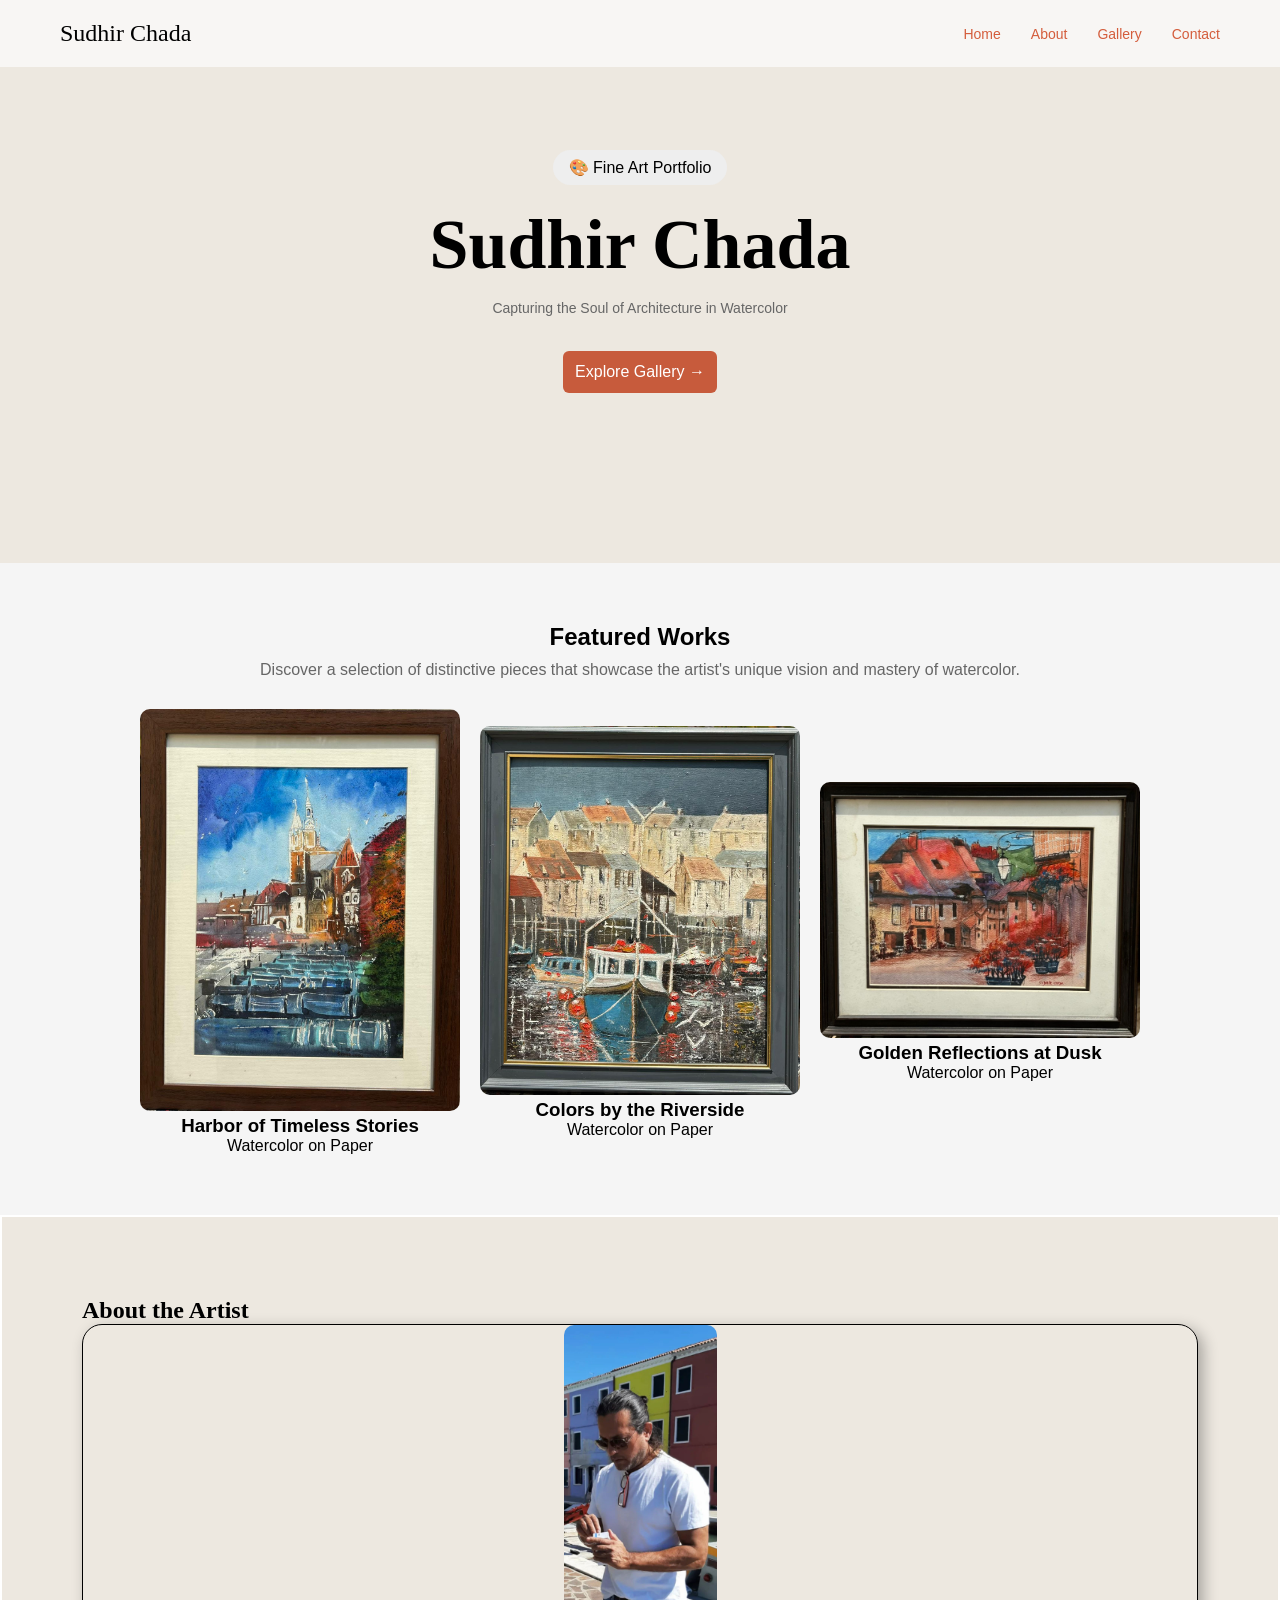
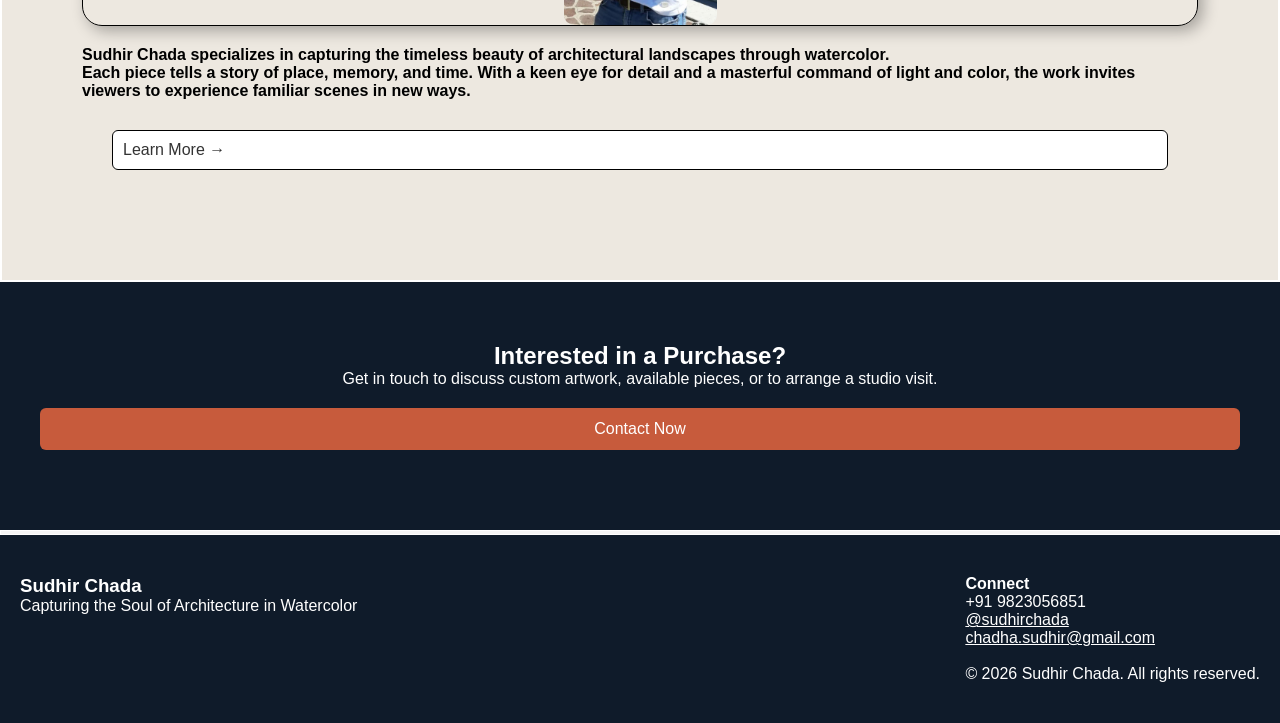
<file: index.html>
<!DOCTYPE html>
<html lang="en">

<head>
  <meta charset="UTF-8">
  <title>Sudhir Chada</title>
  <meta name="viewport" content="width=device-width, initial-scale=1.0">
  <link rel="stylesheet" href="style1.css">
</head>

<body>

  <!-- NAVBAR -->
  <div class="navbar">
    <div class="logo">Sudhir Chada</div>
    <div class="nav-links">
      <a href="index.html" class="active">Home</a>
      <a href="about1.html" class="active">About</a>
      <a href="gallery.html" class="active">Gallery</a>
      <a href="contact.html" class="active">Contact</a>
    </div>
  </div>

  <!-- HERO -->
  <section class="home">
    <div class="badge">🎨 Fine Art Portfolio</div>

    <h1>Sudhir Chada</h1>

    <p class="subtitle">
      Capturing the Soul of Architecture in Watercolor
    </p>

    <div class="buttons">
      <a href="gallery.html" class="btn primary">Explore Gallery →</a>
      <!-- <a href="#" class="btn secondary">Get in Touch</a> -->
    </div>
  </section>

  <!-- FEATURED -->
  <section class="featured">
    <h2>Featured Works</h2>

    <p class="section-desc">
      Discover a selection of distinctive pieces that showcase the artist's unique vision and mastery of watercolor.
    </p>

    <div class="cards">
      <div class="card">
        <img src="1.jpeg">
        <h3>Harbor of Timeless Stories</h3>
        <p>Watercolor on Paper</p>
      </div>

      <div class="card">
        <img src="2.jpeg">
        <h3>Colors by the Riverside</h3>
        <p>Watercolor on Paper</p>
      </div>

      <div class="card">
        <img src="3.jpeg">
        <h3>Golden Reflections at Dusk</h3>
        <p>Watercolor on Paper</p>
      </div>
    </div>
  </section>

  <!-- ABOUT -->
  <section class="about">
    <div class="about-text">
      <h2 class="h1">About the Artist</h2>
      <div class="about-img">
        <img src="Sudhir-Chada.jpeg">
      </div>
      <p class="para para1">
        Sudhir Chada specializes in capturing the timeless beauty of architectural landscapes through watercolor.
      </p>

      <p class="para1">
        Each piece tells a story of place, memory, and time. With a keen eye for detail and a masterful command of light
        and color, the work invites viewers to experience familiar scenes in new ways.
      </p>

      <a href="about1.html" class="btn secondary" id="learnmore">Learn More →</a>
    </div>


  </section>

  <!-- CTA -->
  <section class="cta">
    <h2>Interested in a Purchase?</h2>
    <p>
      Get in touch to discuss custom artwork, available pieces, or to arrange a studio visit.
    </p>

    <a href="contact.html" class="btn primary">Contact Now</a>
  </section>
  <div class="upperfooter"></div>
  <!-- FOOTER -->
  <footer>
    <div class="footer-container">

      <div>
        <h3>Sudhir Chada</h3>
        <p>Capturing the Soul of Architecture in Watercolor</p>
      </div>

      <div class="footerfoot">
        <h4>Connect</h4>
        <p>+91 9823056851</p>
        <a class="instalink" href="https://www.instagram.com/sudhirchada/?utm_source=ig_web_button_share_sheet"
          target="_blank">@sudhirchada</a>
        <p><a class="instalink" href="https://mail.google.com/mail/?view=cm&fs=1&to=chadha.sudhir@gmail.com&su=Artwork%20Enquiry&body=Hi%20I%20am%20interested%20in%20your%20artwork"
          target="_blank"">
          chadha.sudhir@gmail.com
        </a></p>
        <br>
        <p class="cc">© 2026 Sudhir Chada. All rights reserved.</p>
      </div>

    </div>
  </footer>
</body>

</html>
</file>
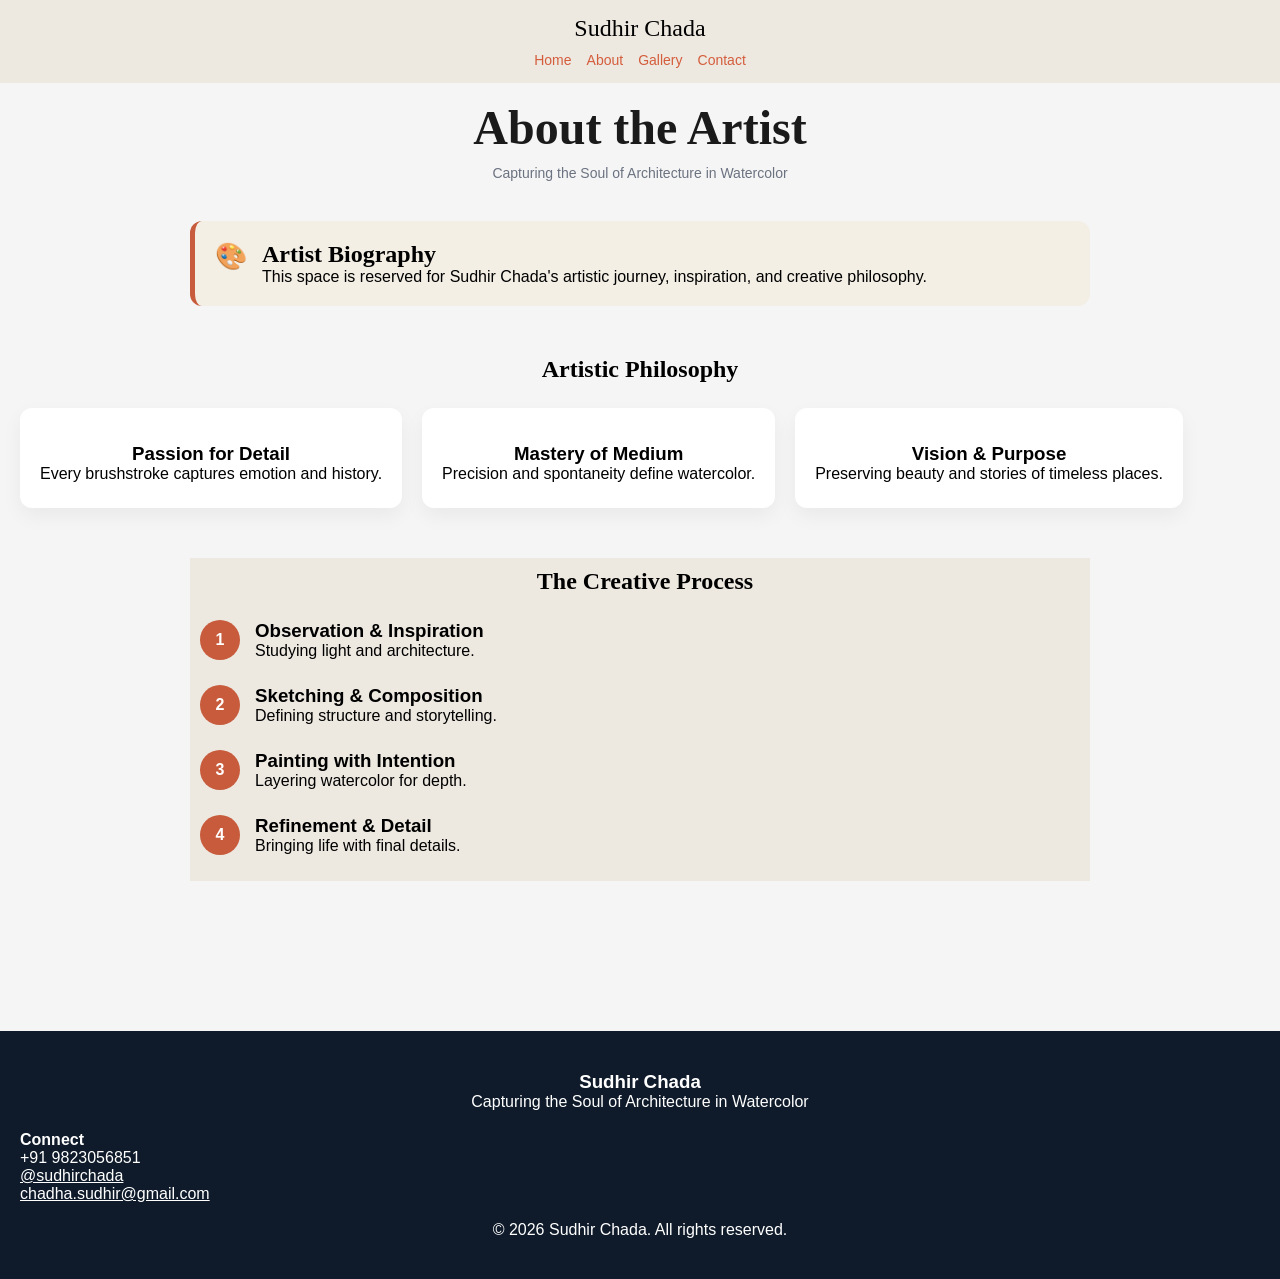
<file: about1.html>
<!DOCTYPE html>
<html lang="en">
<head>
  <meta charset="UTF-8">
  <title>About - Sudhir Chada</title>
  <meta name="viewport" content="width=device-width, initial-scale=1.0">
  <link rel="stylesheet" href="aboutstyle1.css">
</head>

<body>

  <!-- NAVBAR -->
  <div class="navbar">
    <div class="logo">Sudhir Chada</div>
    <div class="nav-links">
      <a href="index.html" class="active">Home</a>
      <a href="about1.html" class="active">About</a>
      <a href="gallery.html" class="active">Gallery</a>
      <a href="contact.html" class="active">Contact</a>
    </div>
  </div>

  <!-- ABOUT SECTION -->
  <section class="about-page">

    <div class="about-header">
      <h1>About the Artist</h1>
      <p>Capturing the Soul of Architecture in Watercolor</p>
    </div>

    <div class="bio-card">
      <div class="bio-icon">🎨</div>
      <div>
        <h2 class="biotext" >Artist Biography</h2>
        
        <p>
          This space is reserved for Sudhir Chada's artistic journey, inspiration, and creative philosophy.
        </p>
      </div>
    </div>

    <div class="philosophy">
      <h2>Artistic Philosophy</h2>

      <div class="philo-cards">

        <div class="philo-card">
          <div class="icon"></div>
          <h3>Passion for Detail</h3>
          <p>Every brushstroke captures emotion and history.</p>
        </div>

        <div class="philo-card">
          <div class="icon"></div>
          <h3>Mastery of Medium</h3>
          <p>Precision and spontaneity define watercolor.</p>
        </div>

        <div class="philo-card">
          <div class="icon"></div>
          <h3>Vision & Purpose</h3>
          <p>Preserving beauty and stories of timeless places.</p>
        </div>

      </div>
    </div>

    <div class="process">
      <h2>The Creative Process</h2>

      <div class="step">
        <div class="circle">1</div>
        <div>
          <h3>Observation & Inspiration</h3>
          <p>Studying light and architecture.</p>
        </div>
      </div>

      <div class="step">
        <div class="circle">2</div>
        <div>
          <h3>Sketching & Composition</h3>
          <p>Defining structure and storytelling.</p>
        </div>
      </div>

      <div class="step">
        <div class="circle">3</div>
        <div>
          <h3>Painting with Intention</h3>
          <p>Layering watercolor for depth.</p>
        </div>
      </div>

      <div class="step">
        <div class="circle">4</div>
        <div>
          <h3>Refinement & Detail</h3>
          <p>Bringing life with final details.</p>
        </div>
      </div>

    </div>

  </section>

  <!-- FOOTER (same as before) -->
<div class="upperfooter"></div>

  <footer>
    <div class="footer-container">

      <div>
        <h3>Sudhir Chada</h3>
        <p>Capturing the Soul of Architecture in Watercolor</p>
      </div>

      <div class="footerfoot">
        <h4>Connect</h4>
        <p>+91 9823056851</p>
        <a class="instalink" href="https://www.instagram.com/sudhirchada/?utm_source=ig_web_button_share_sheet"
          target="_blank">@sudhirchada</a>
        <p><a class="instalink" href="https://mail.google.com/mail/?view=cm&fs=1&to=chadha.sudhir@gmail.com&su=Artwork%20Enquiry&body=Hi%20I%20am%20interested%20in%20your%20artwork"
          target="_blank"">
          chadha.sudhir@gmail.com
        </a></p>
        <br>
        <p class="cc">© 2026 Sudhir Chada. All rights reserved.</p>
      </div>

    </div>
  </footer>

</body>
</html>
</file>
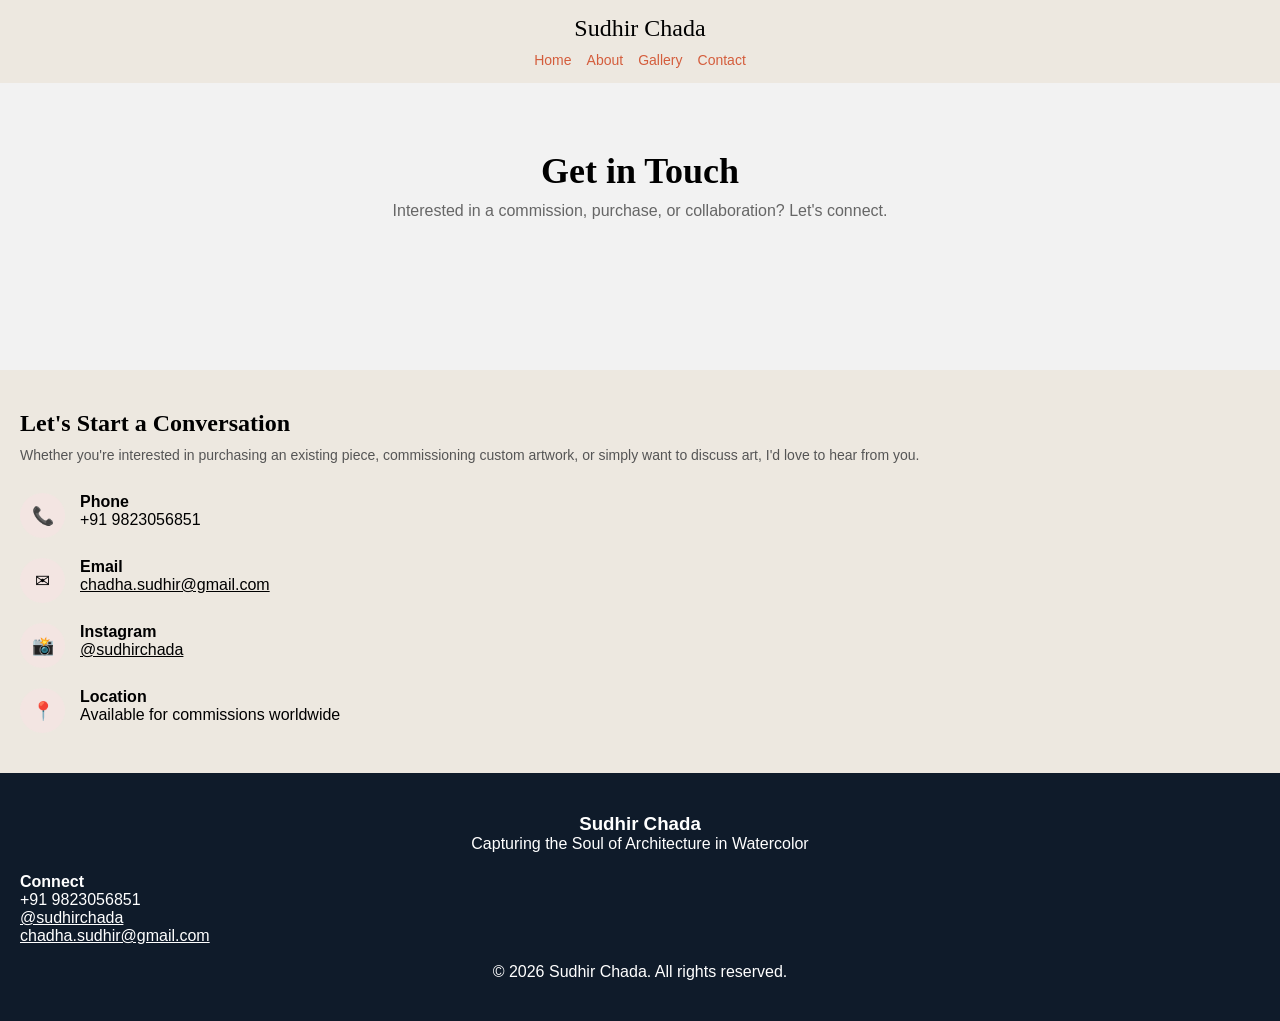
<file: contact.html>
<!DOCTYPE html>
<html lang="en">

<head>
    <meta charset="UTF-8">
    <meta name="viewport" content="width=device-width, initial-scale=1.0">
    <title>Contact - Sudhir Chada</title>
    <link rel="stylesheet" href="contactstyle1.css">

</head>

<body>
    <div class="navbar">
        <div class="logo">Sudhir Chada</div>
        <div class="nav-links">
            <a href="index.html" class="active">Home</a>
            <a href="about1.html" class="active">About</a>
            <a href="gallery.html" class="active">Gallery</a>
            <a href="contact.html" class="active">Contact</a>
        </div>
    </div>

    <!-- HEADER -->
    <section class="contact-header">
        <h1>Get in Touch</h1>
        <p>
            Interested in a commission, purchase, or collaboration? Let's connect.
        </p>
    </section>

    <!-- CONTACT CONTENT -->
    <section class="contact-section">

        <h2>Let's Start a Conversation</h2>
        <p class="contact-desc">
            Whether you're interested in purchasing an existing piece, commissioning custom artwork,
            or simply want to discuss art, I'd love to hear from you.
        </p>

        <!-- CONTACT ITEMS -->
        <div class="contact-list">

            <div class="contact-item">
                <div class="icon">📞</div>
                <div>
                    <h4>Phone</h4>
                    <p>+91 9823056851</p>
                </div>
            </div>

            <div class="contact-item">
                <div class="icon">✉</div>
                <div>
                    <h4>Email</h4>
                    <p><a class="linklink"
                        href="https://mail.google.com/mail/?view=cm&fs=1&to=chadha.sudhir@gmail.com&su=Artwork%20Enquiry&body=Hi%20I%20am%20interested%20in%20your%20artwork"
                        target="_blank"">
          chadha.sudhir@gmail.com
        </a></p>
                </div>
            </div>

            <div class="contact-item">
                <div class="icon">📸</div>
                <div>
                    <h4>Instagram</h4>
                    <a class="linklink" href="https://www.instagram.com/sudhirchada/?utm_source=ig_web_button_share_sheet"
                    target="_blank">@sudhirchada</a>
                </div>
            </div>

            <div class="contact-item">
                <div class="icon">📍</div>
                <div>
                    <h4>Location</h4>
                    <p>Available for commissions worldwide</p>
                </div>
            </div>

        </div>
    </section>

   

    <div class="upperfooter"></div>

    <footer>
        <div class="footer-container">

            <div>
                <h3>Sudhir Chada</h3>
                <p>Capturing the Soul of Architecture in Watercolor</p>
            </div>

            <div class="footerfoot">
                <h4>Connect</h4>
                <p>+91 9823056851</p>
                <a class="instalink" href="https://www.instagram.com/sudhirchada/?utm_source=ig_web_button_share_sheet"
                    target="_blank">@sudhirchada</a>
                <p><a class="instalink"
                        href="https://mail.google.com/mail/?view=cm&fs=1&to=chadha.sudhir@gmail.com&su=Artwork%20Enquiry&body=Hi%20I%20am%20interested%20in%20your%20artwork"
                        target="_blank"">
          chadha.sudhir@gmail.com
        </a></p>
        <br>
        <p class=" cc">© 2026 Sudhir Chada. All rights reserved.</p>
            </div>

        </div>
    </footer>
</body>

</html>
</file>
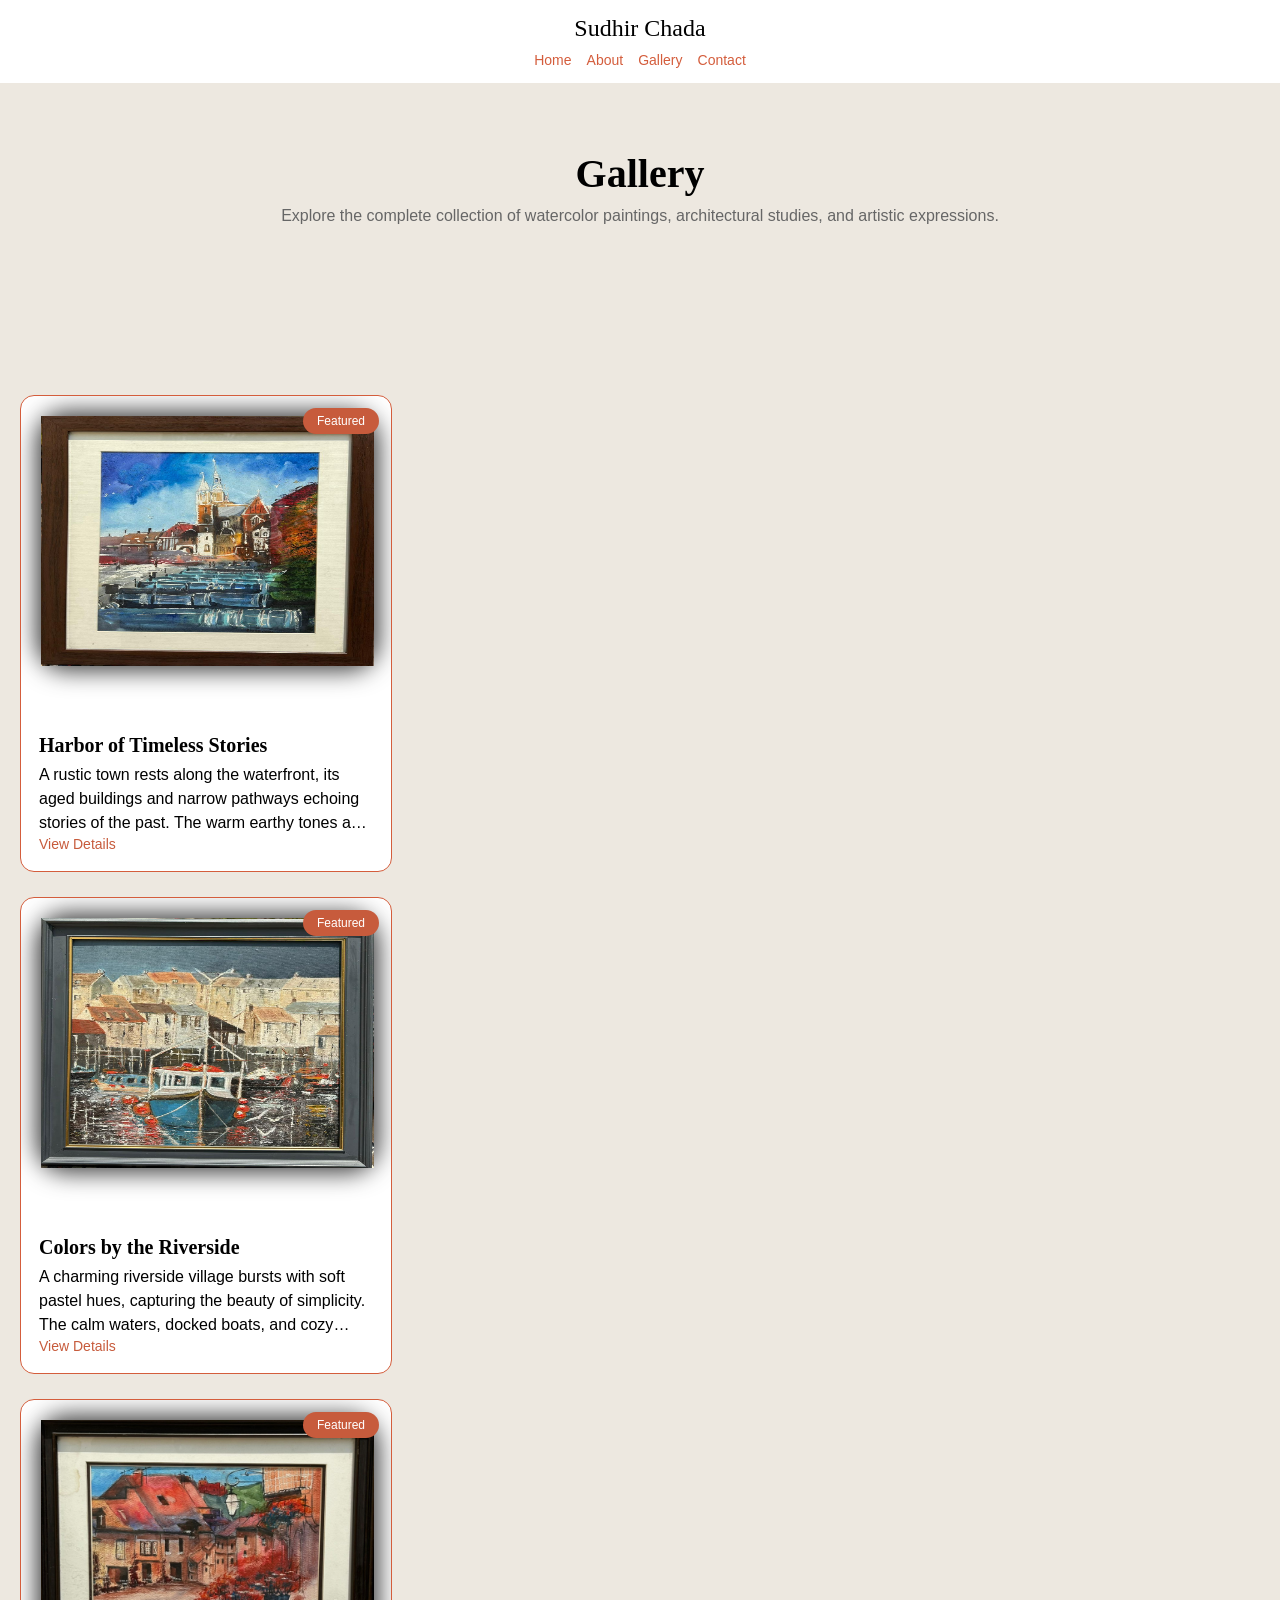
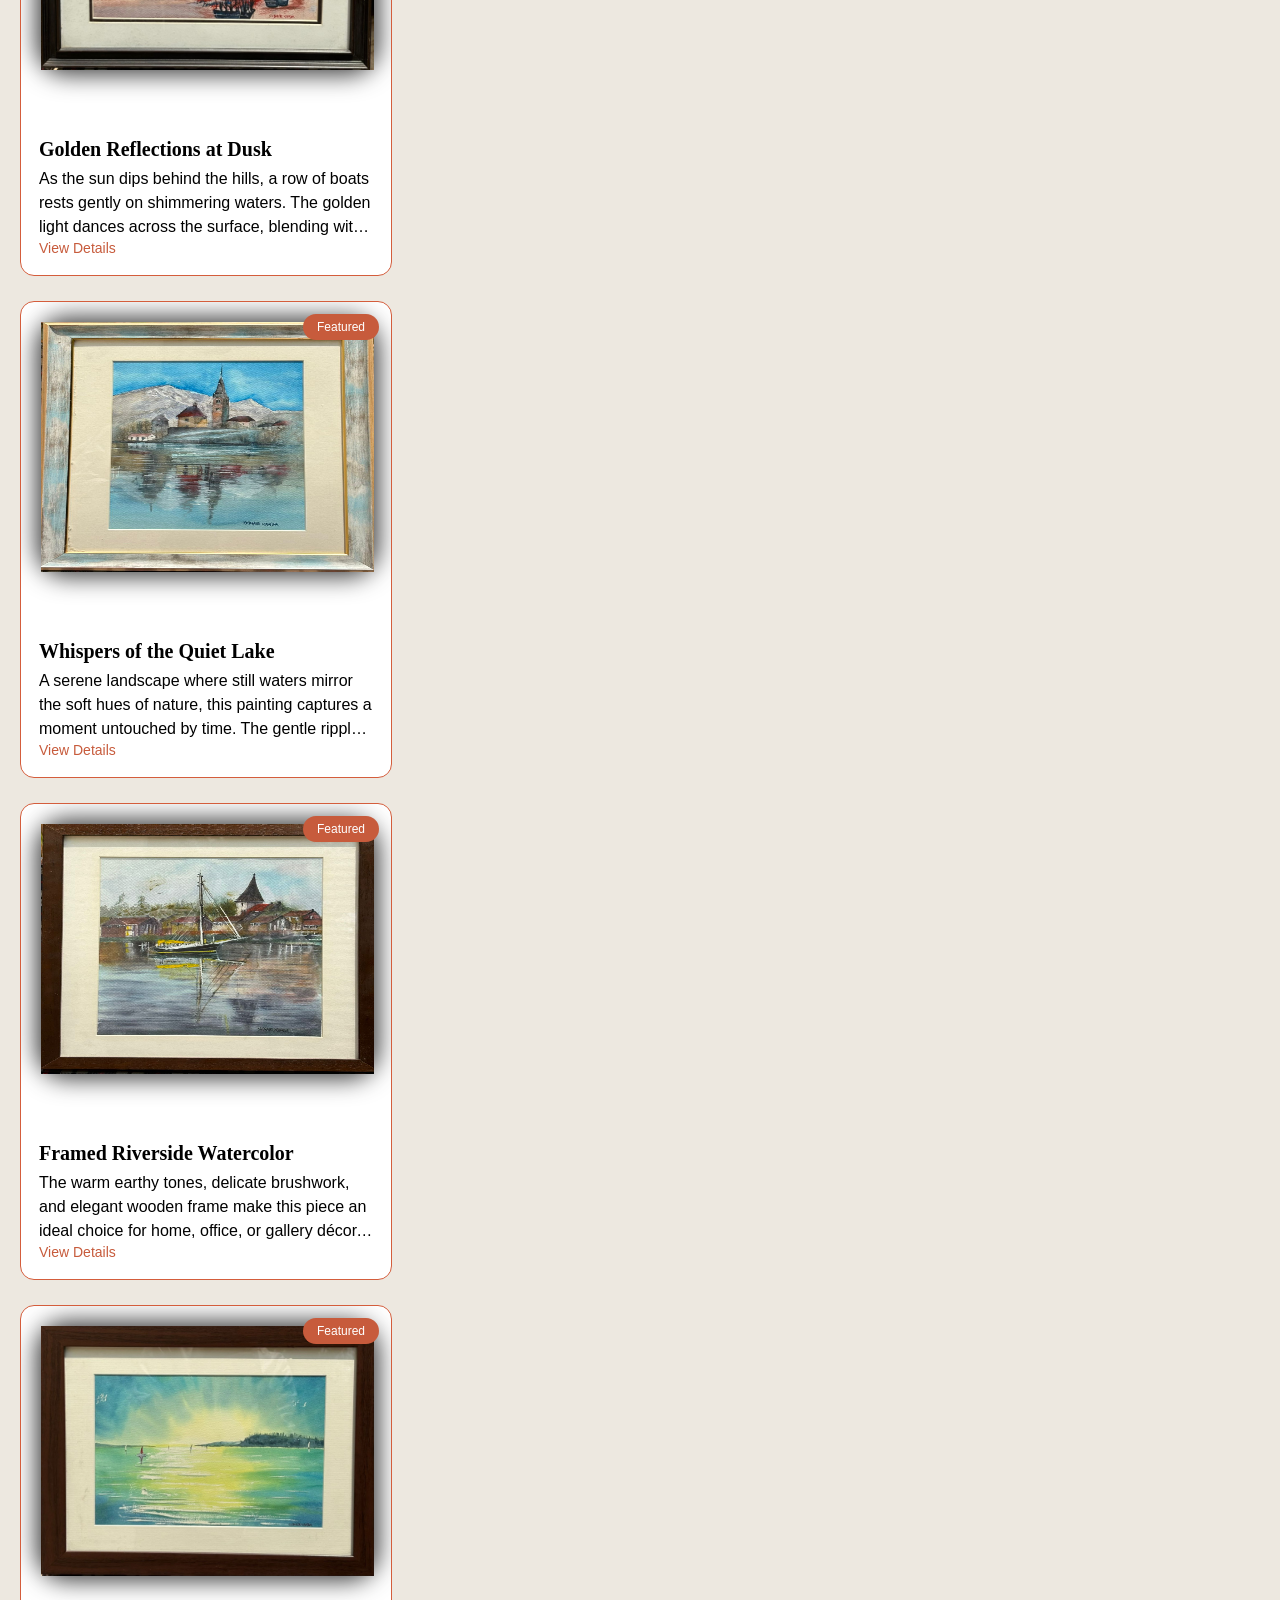
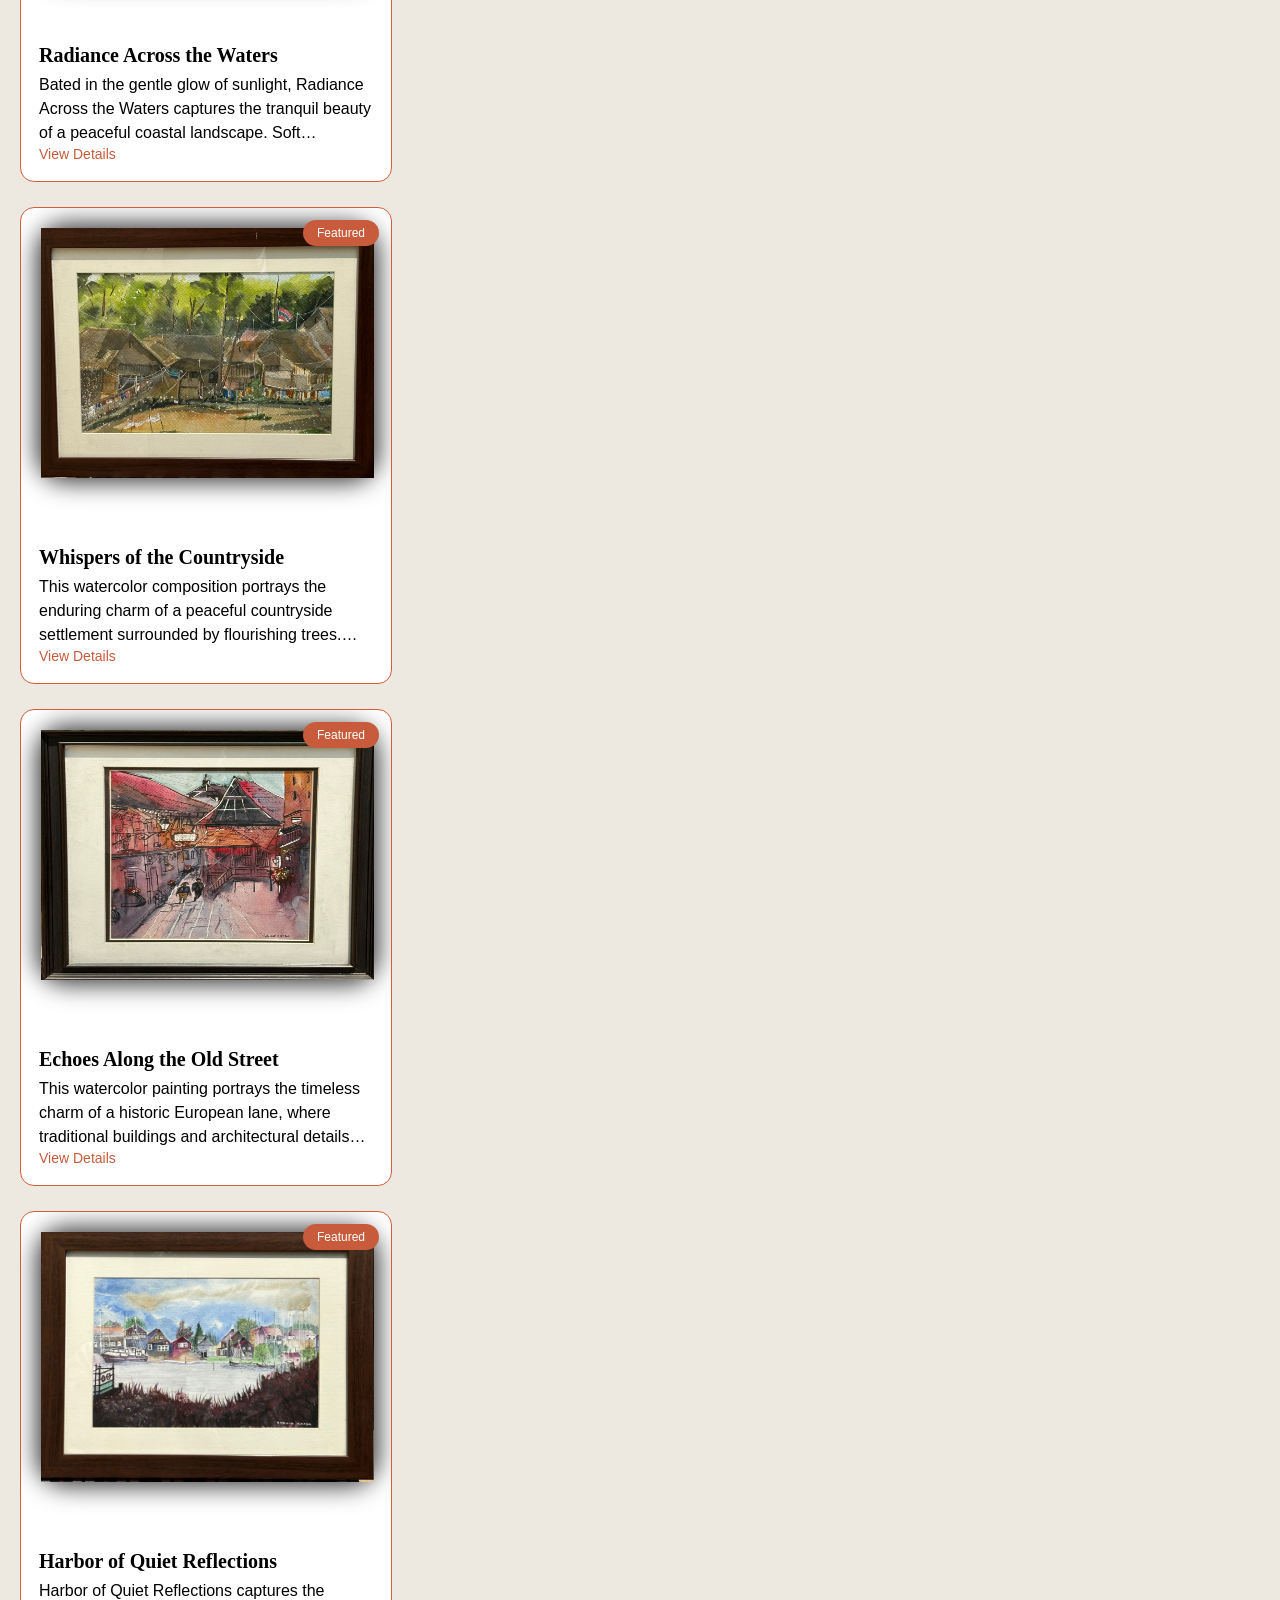
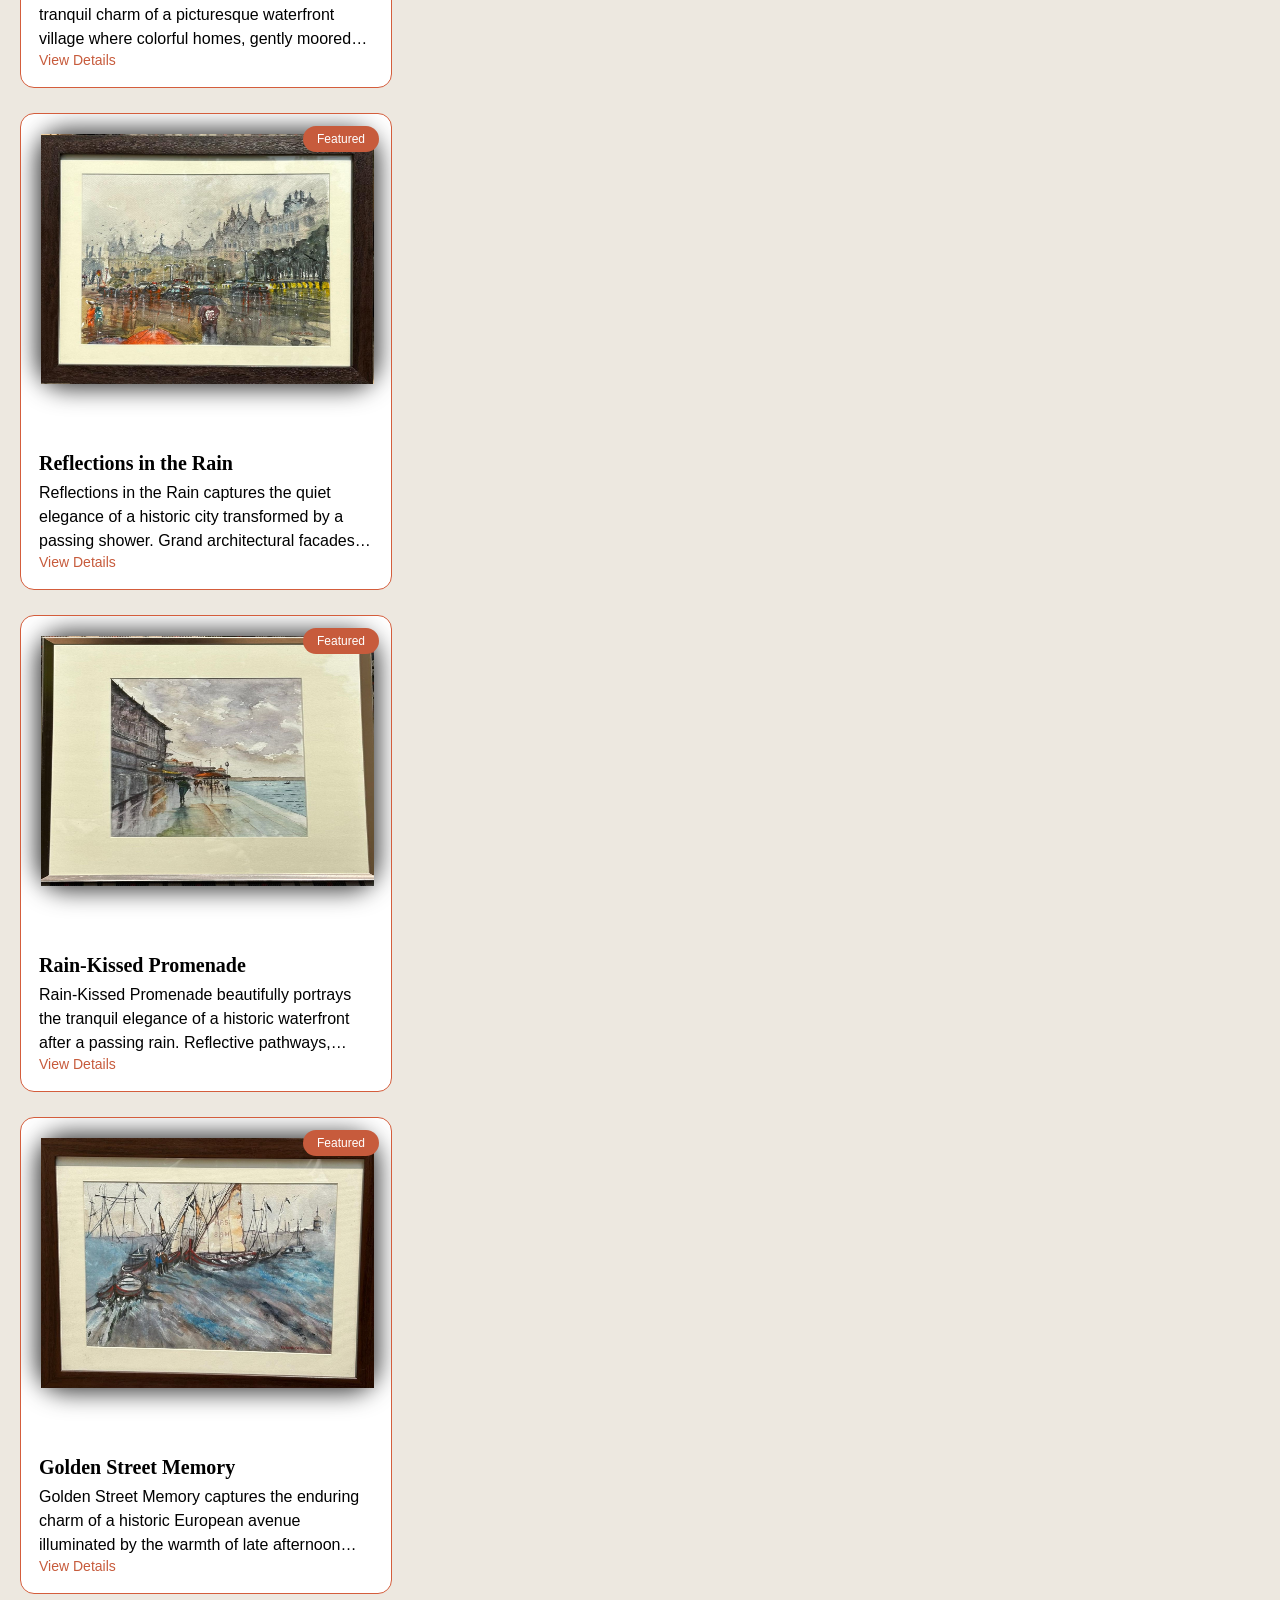
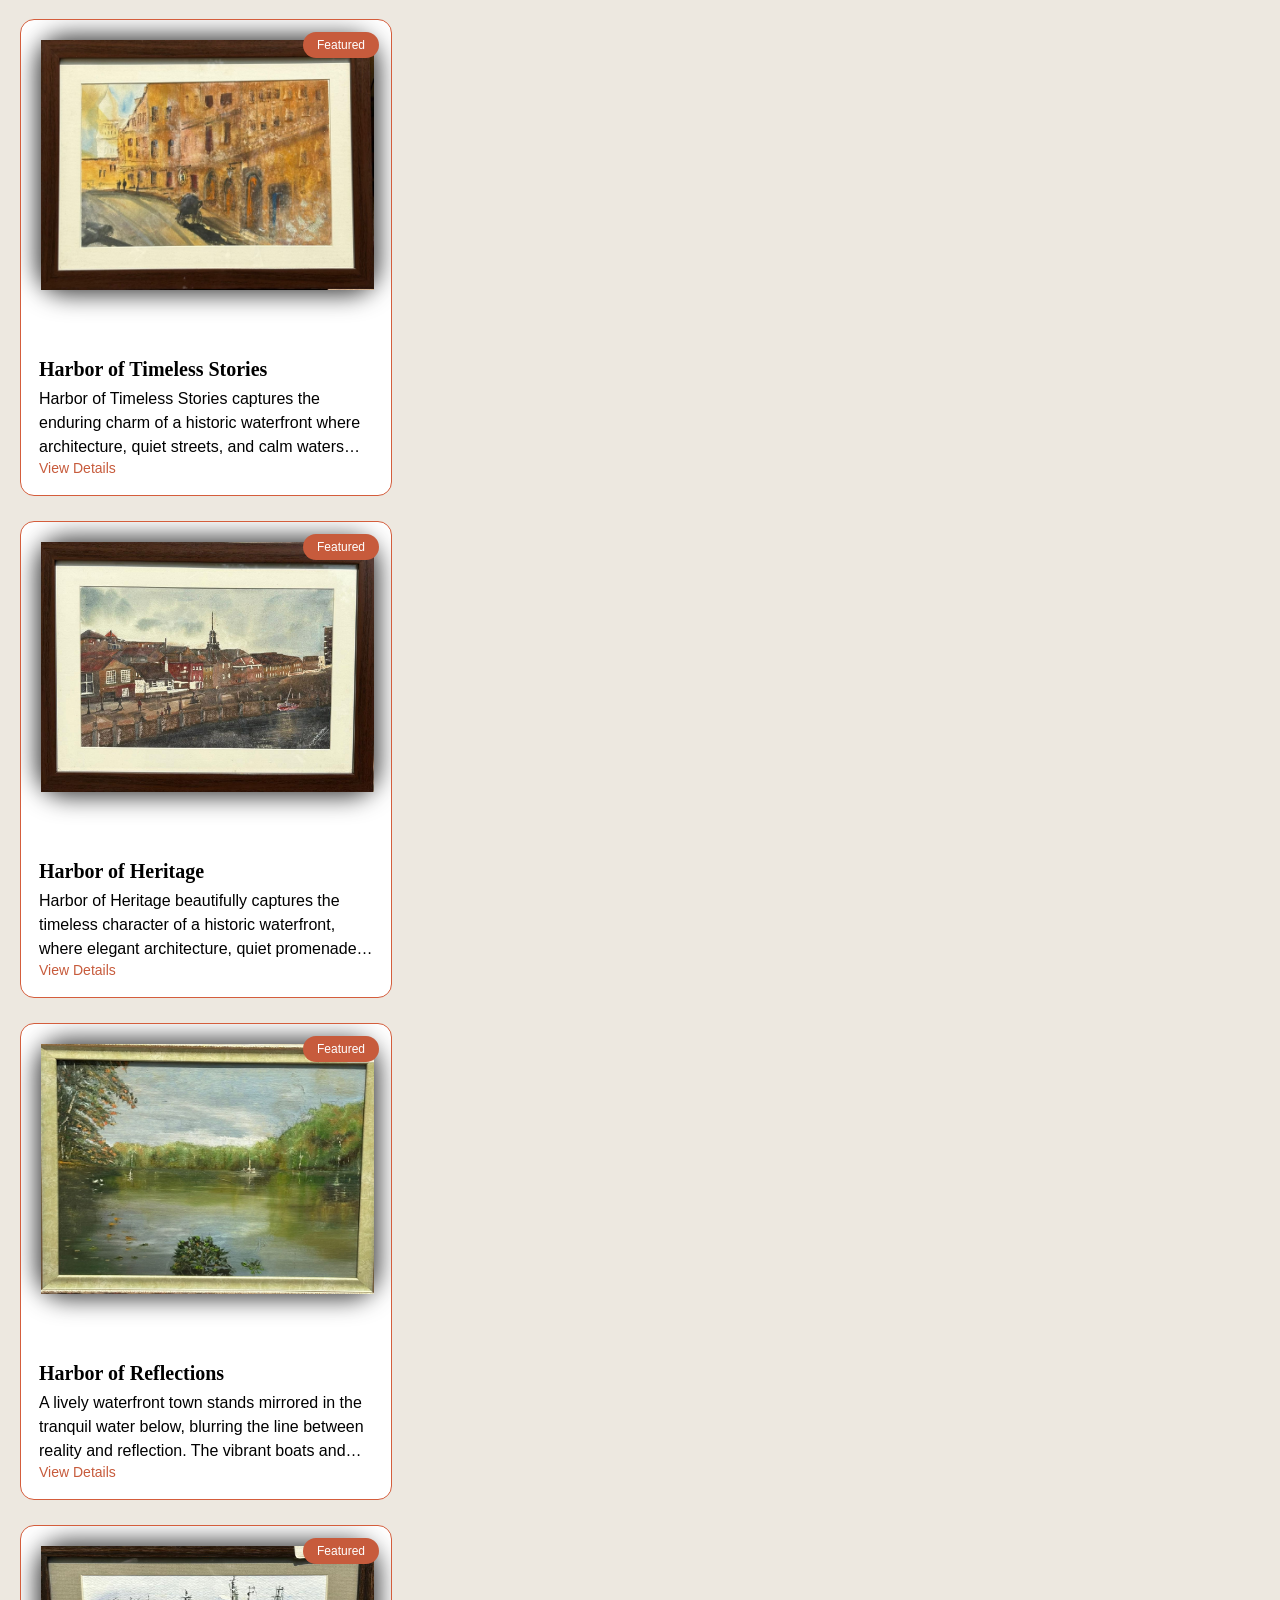
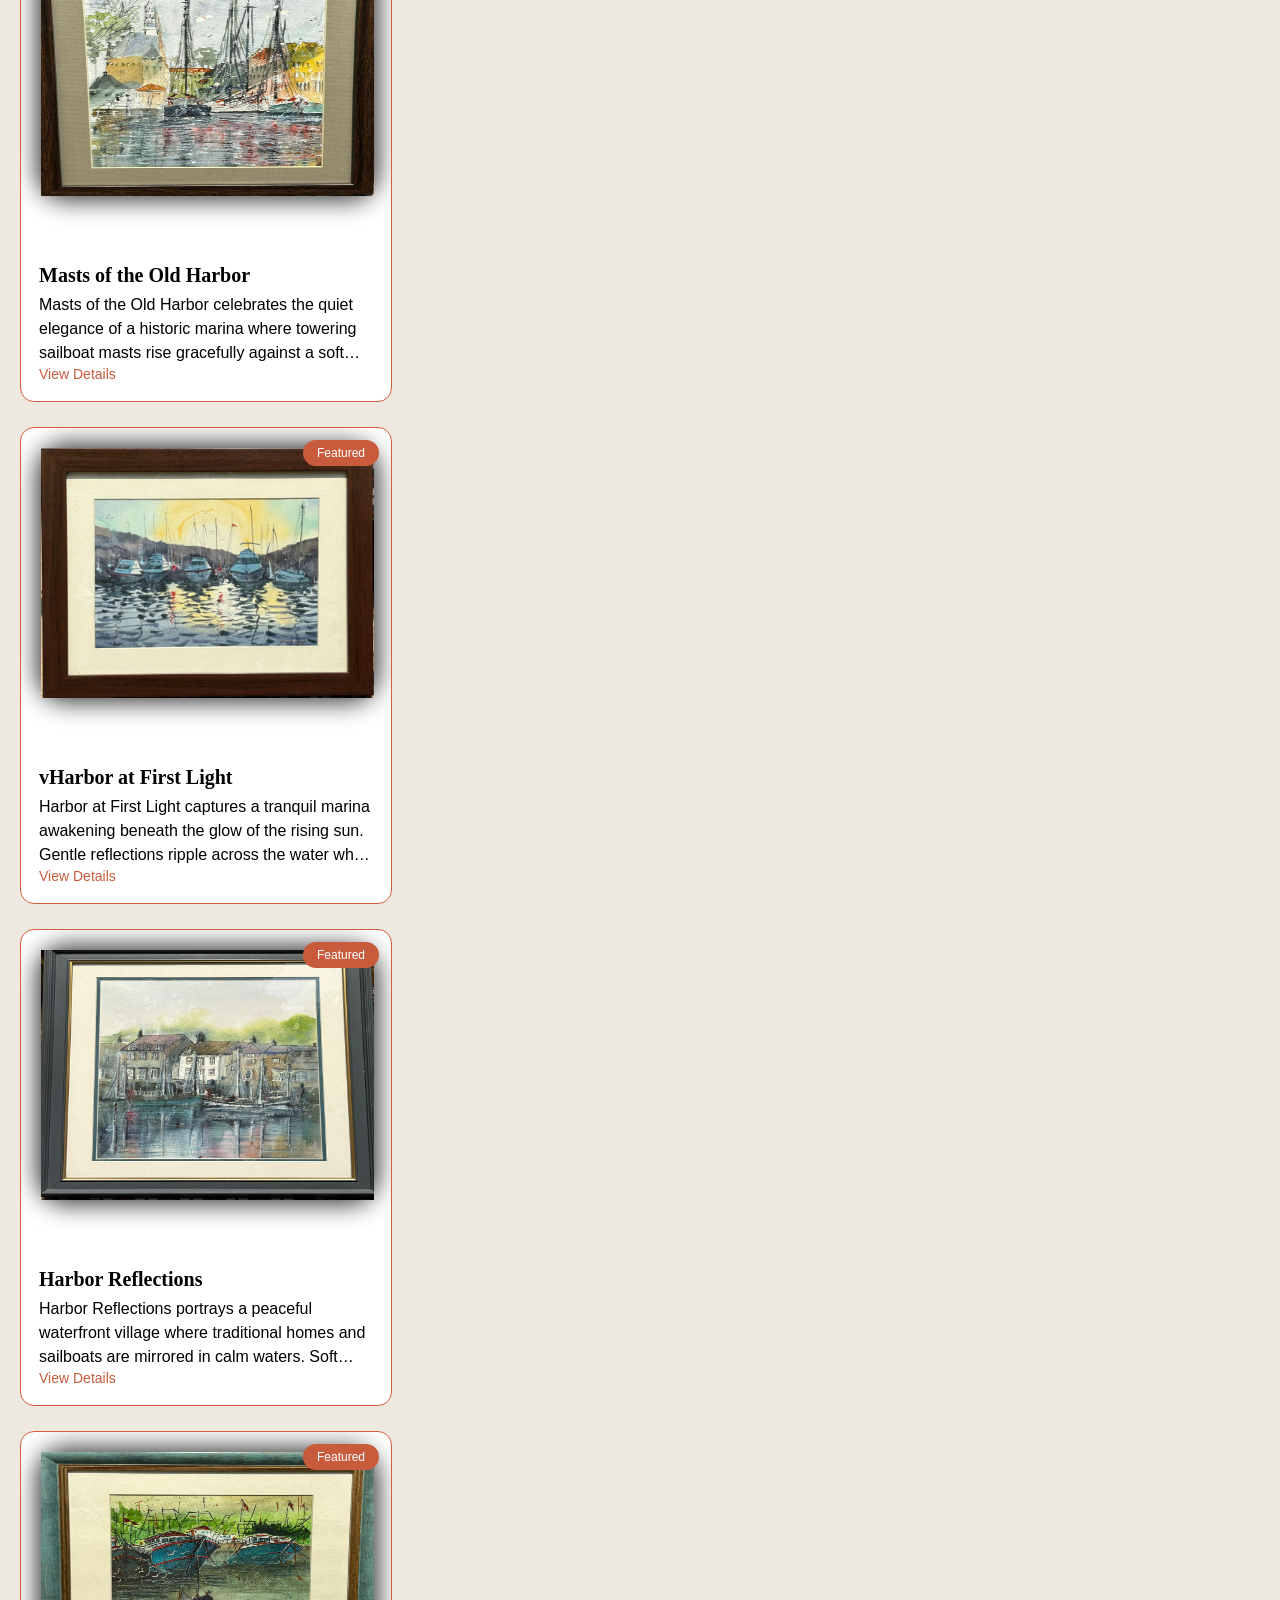
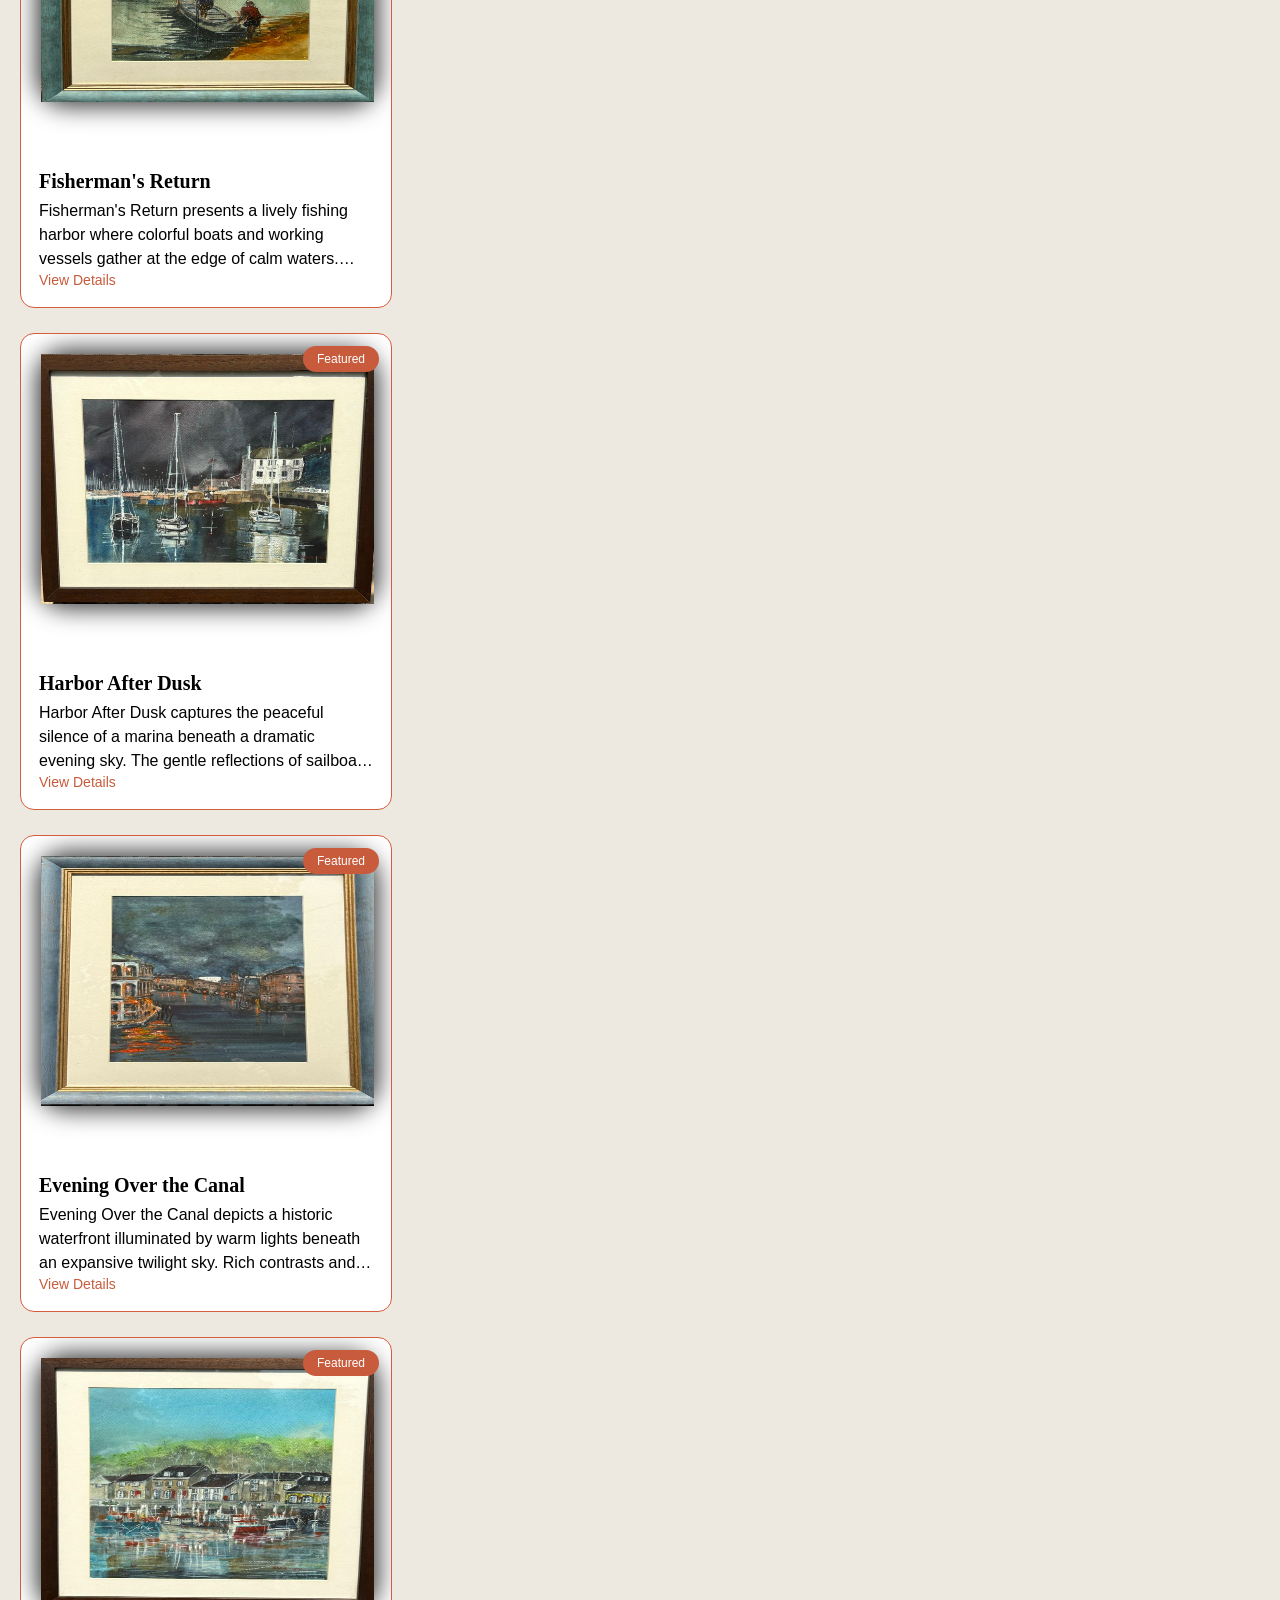
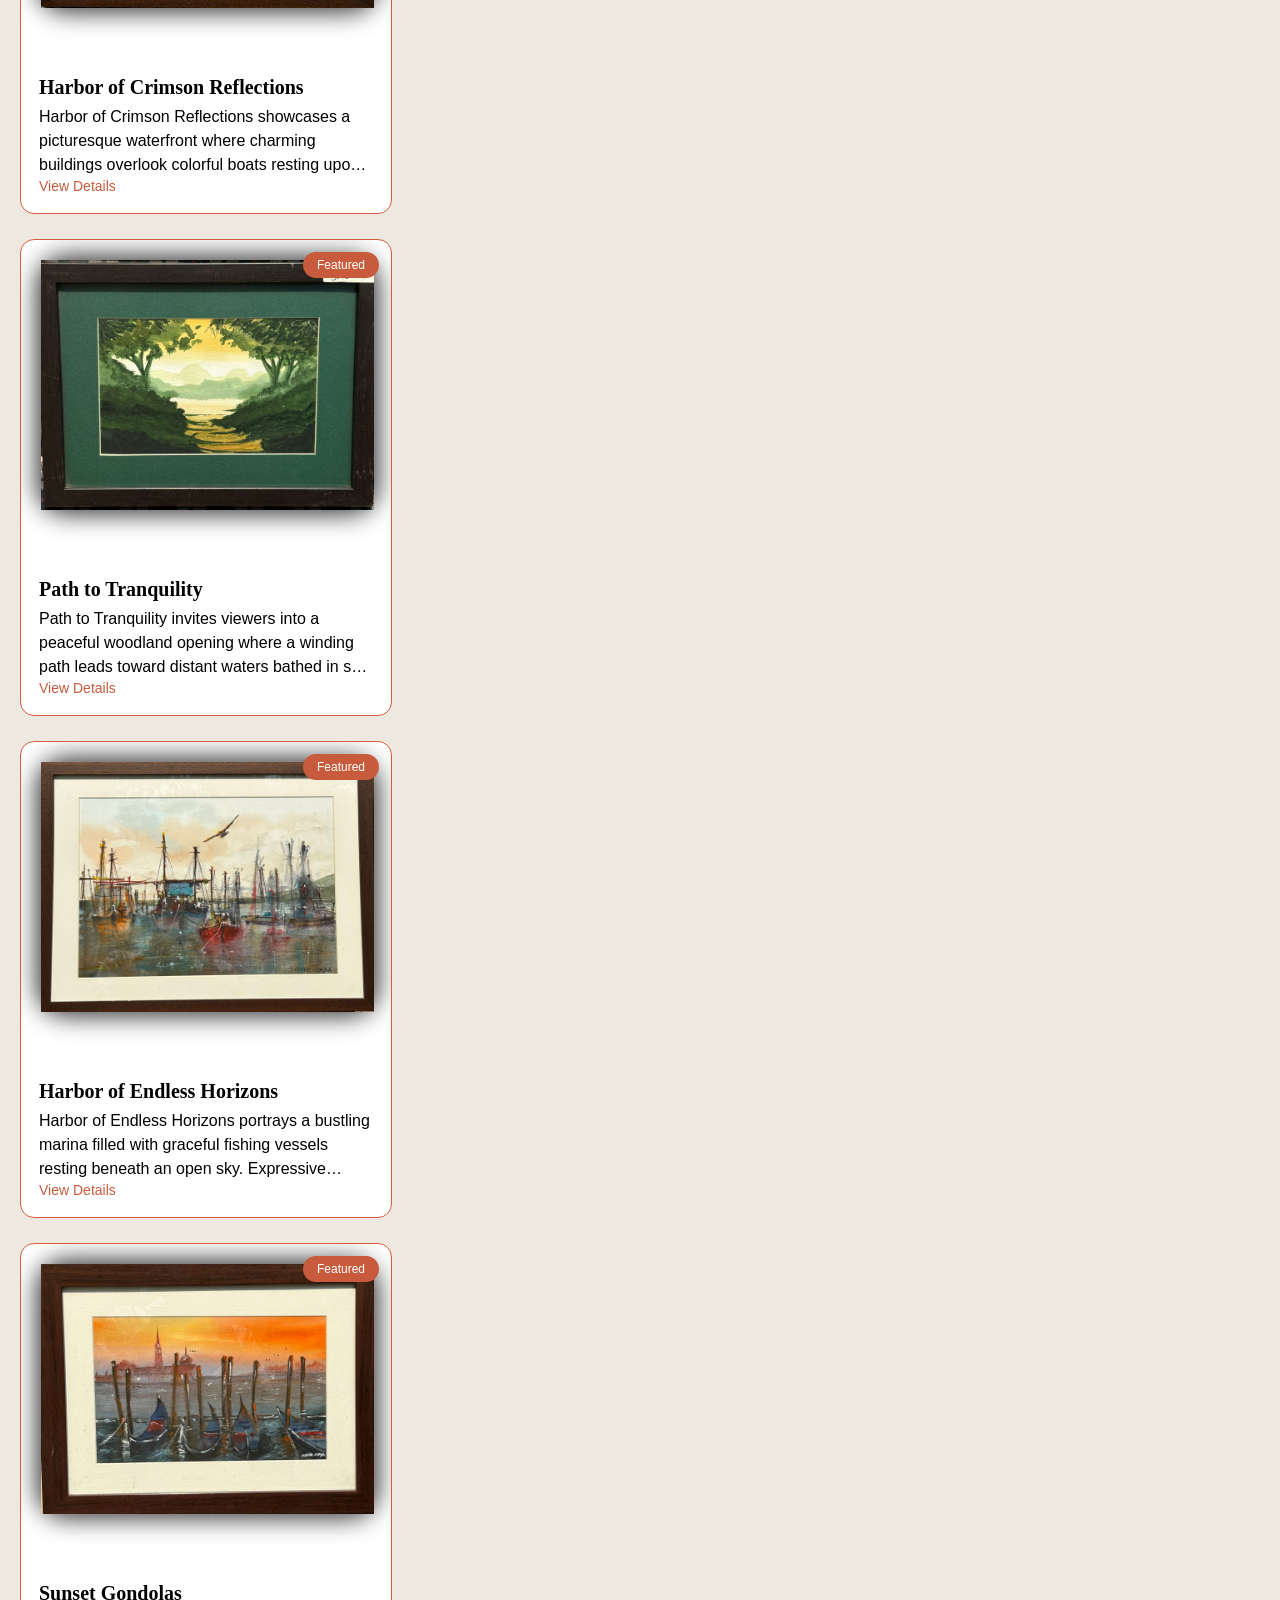
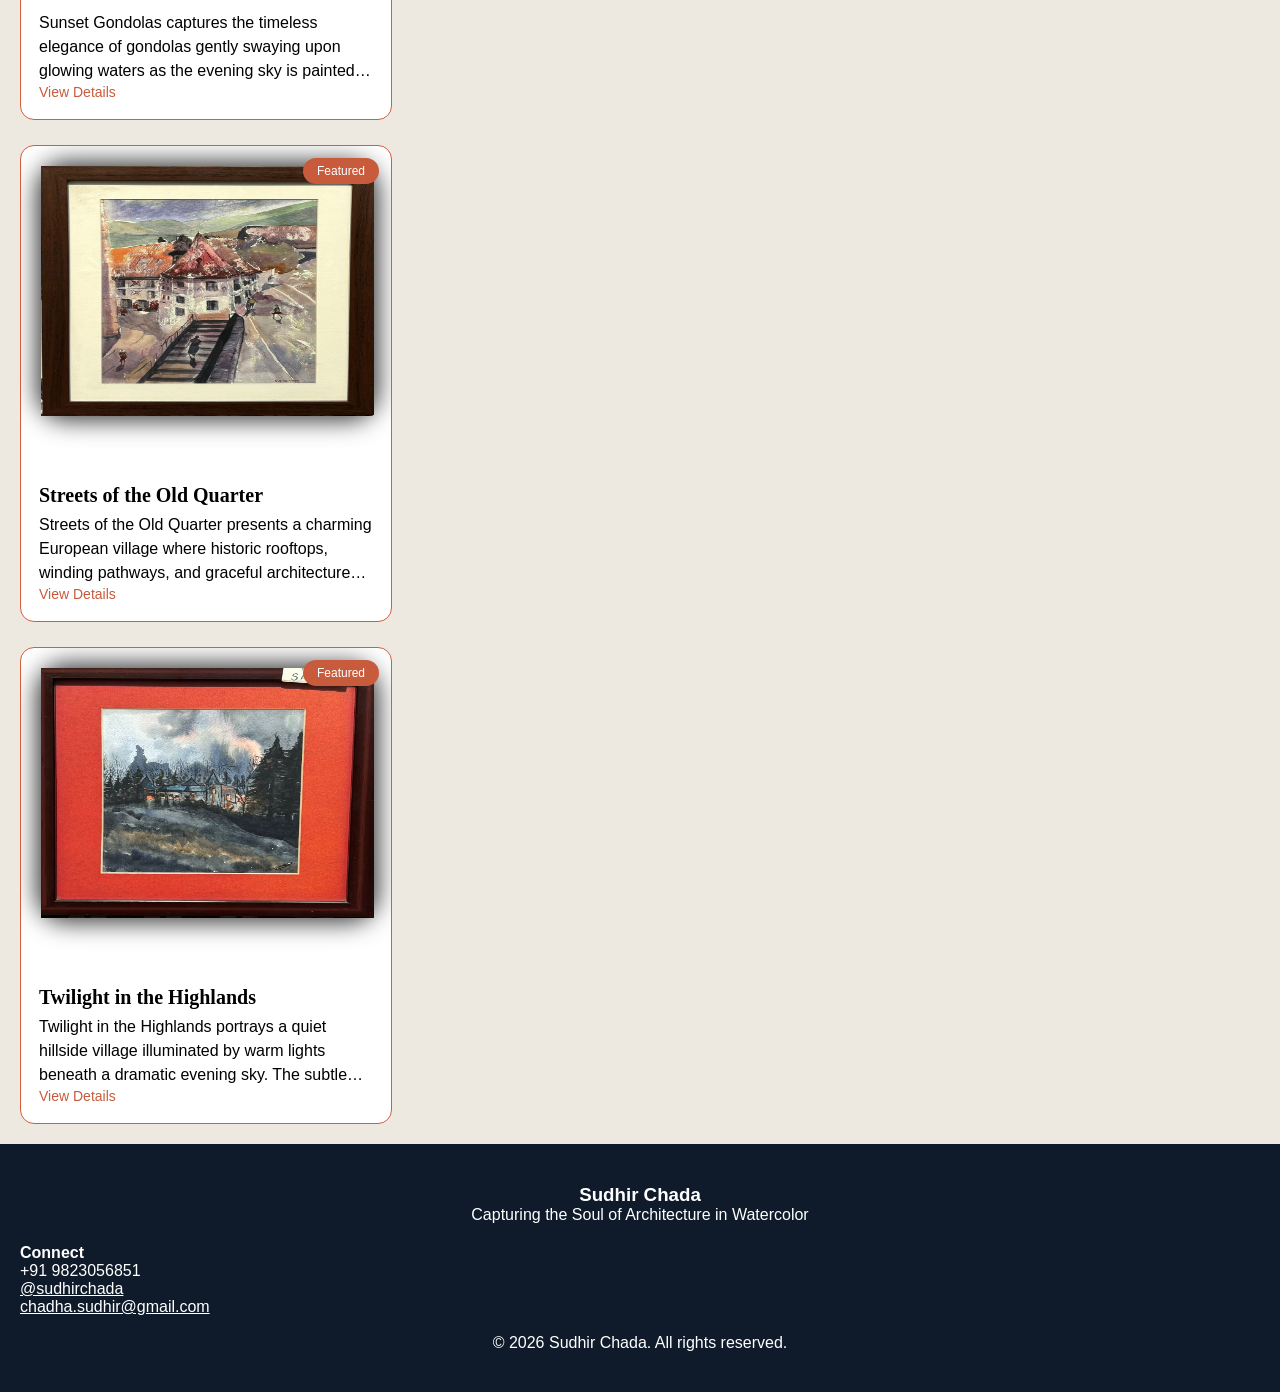
<file: gallery.html>
<!DOCTYPE html>
<html lang="en">

<head>
    <meta charset="UTF-8">
    <meta name="viewport" content="width=device-width, initial-scale=1.0">
    <title>Gallery - Sudhir Chada</title>
    <link rel="stylesheet" href="gallerystyle1.css">
</head>

<body>
    <!-- NAVBAR -->
    <div class="navbar">
        <div class="logo">Sudhir Chada</div>
        <div class="nav-links">
            <a href="index.html" class="active">Home</a>
            <a href="about1.html" class="active">About</a>
            <a href="gallery.html" class="active">Gallery</a>
            <a href="contact.html" class="active">Contact</a>
        </div>
    </div>

    <section class="gallery-header">
        <h1>Gallery</h1>
        <p>
            Explore the complete collection of watercolor paintings, architectural studies,
            and artistic expressions.
        </p>
    </section>

    <section class="gallery" id="gallery">


    </section>


    <script>

        const artworks = [

            {
                img: "1.jpeg",
                title: "Harbor of Timeless Stories",
                desc: "A rustic town rests along the waterfront, its aged buildings and narrow pathways echoing stories of the past. The warm earthy tones and subtle human presence bring life to the scene, while the quiet harbor reflects a world where history and everyday life blend seamlessly."
            },

            {
                img: "2.jpeg",
                title: "Colors by the Riverside",
                desc: "A charming riverside village bursts with soft pastel hues, capturing the beauty of simplicity. The calm waters, docked boats, and cozy homes create a dreamy setting, evoking feelings of nostalgia and warmth—as if time slows down in this peaceful corner of the world."
            },

            {
                img: "3.jpeg",
                title: "Golden Reflections at Dusk",
                desc: "As the sun dips behind the hills, a row of boats rests gently on shimmering waters. The golden light dances across the surface, blending with cool blues to create a mesmerizing contrast. This piece captures the quiet magic of dusk, where the day ends in perfect harmony."
            },

            {
                img: "4.jpeg",
                title: "Whispers of the Quiet Lake",
                desc: "A serene landscape where still waters mirror the soft hues of nature, this painting captures a moment untouched by time. The gentle ripples, distant swans, and fading autumn tones create a calming atmosphere, inviting the viewer into a peaceful escape where silence speaks louder than sound."
            },

            {
                img: "5.jpeg",
                title: "Framed Riverside Watercolor",
                desc: "The warm earthy tones, delicate brushwork, and elegant wooden frame make this piece an ideal choice for home, office, or gallery décor, adding timeless charm and a sense of peaceful countryside living.A lively waterfront town stands mirrored in the tranquil water below, blurring the line between reality and reflection. The vibrant boats and detailed architecture bring energy to the scene, while the soft sky and distant greenery balance it with calmness, creating a perfect harmony of motion and stillness."
            },

            {
                img: "6.jpeg",
                title: "Radiance Across the Waters",
                desc: "Bated in the gentle glow of sunlight, Radiance Across the Waters captures the tranquil beauty of a peaceful coastal landscape. Soft reflections shimmer across the emerald waters as distant shores and graceful sailboats create a harmonious composition. Through delicate watercolor techniques and luminous tones, the artwork evokes a sense of serenity, inviting viewers to pause and experience the quiet elegance of nature"

            },

        
            {
                img: "7.jpeg",
                title: "Whispers of the Countryside",
                desc: "This watercolor composition portrays the enduring charm of a peaceful countryside settlement surrounded by flourishing trees. Rich textures and subtle color transitions breathe life into the traditional architecture, inviting viewers to experience the warmth, simplicity, and cultural heritage of rural living."
            },

            {
                img: "8.jpeg",
                title: "Echoes Along the Old Street",
                desc: "This watercolor painting portrays the timeless charm of a historic European lane, where traditional buildings and architectural details reflect centuries of history. Soft washes, expressive lines, and warm earthy tones create a welcoming atmosphere, inviting viewers to wander through a place where every corner tells a story."
            },


            {
                img: "9.jpeg",
                title: "Harbor of Quiet Reflections",
                desc: "Harbor of Quiet Reflections captures the tranquil charm of a picturesque waterfront village where colorful homes, gently moored boats, and calm waters come together in perfect harmony. Delicate watercolor washes and expressive brushwork bring depth and atmosphere to the scene, while the soft interplay of light and sky evokes a sense of peace and timeless beauty. The composition reflects the artist's appreciation for landscapes that celebrate both nature and everyday life."
            },


            {
                img: "10.jpeg",
                title: "Reflections in the Rain",
                desc: "Reflections in the Rain captures the quiet elegance of a historic city transformed by a passing shower. Grand architectural facades emerge through a soft veil of rain while shimmering reflections dance across the wet streets. The subtle movement of pedestrians beneath umbrellas and the expressive watercolor technique create a scene rich in atmosphere, inviting viewers to experience the timeless beauty found in ordinary moments."
            },


            {
                img: "11.jpeg",
                title: "Rain-Kissed Promenade",
                desc: "Rain-Kissed Promenade beautifully portrays the tranquil elegance of a historic waterfront after a passing rain. Reflective pathways, graceful architecture, and the calm expanse of water are brought to life through expressive watercolor techniques and soft atmospheric washes. The composition captures the harmony between urban heritage and nature, offering a contemplative glimpse into the quiet beauty of a city where history, light, and reflection converge"
            },


            {
                img: "12.jpeg",
                title: "Golden Street Memory",
                desc: "Golden Street Memory captures the enduring charm of a historic European avenue illuminated by the warmth of late afternoon light. Weathered facades, graceful archways, and the quiet presence of a horse-drawn carriage transport viewers to a bygone era where history lingers in every stone. Through expressive watercolor techniques and rich earthy tones, the artwork celebrates the timeless beauty of architectural heritage and the quiet poetry of old-world streets."
            },


            {
                img: "13.jpeg",
                title: "Harbor of Timeless Stories",
                desc: "Harbor of Timeless Stories captures the enduring charm of a historic waterfront where architecture, quiet streets, and calm waters come together in perfect harmony. Rendered in expressive watercolor, the painting celebrates the beauty of heritage buildings overlooking a peaceful harbor, while subtle reflections and muted tones evoke a sense of nostalgia. The composition invites viewers to pause and appreciate the timeless relationship between the city and the sea."
            },


            {
                img: "14.jpeg",
                title: "Harbor of Heritage",
                desc: "Harbor of Heritage beautifully captures the timeless character of a historic waterfront, where elegant architecture, quiet promenades, and tranquil waters exist in perfect harmony. Expressive watercolor washes and a restrained earthy palette highlight the textures and atmosphere of the scene, while the lone sailboat adds a subtle sense of life and movement. The painting reflects the enduring relationship between architecture, history, and the sea, inviting viewers to experience the quiet beauty of a place preserved through time."
            },


            {
                img: "15.jpeg",
                title: "Harbor of Reflections",
                desc: "A lively waterfront town stands mirrored in the tranquil water below, blurring the line between reality and reflection. The vibrant boats and detailed architecture bring energy to the scene, while the soft sky and distant greenery balance it with calmness, creating a perfect harmony of motion and stillness."
            },


            {
                img: "16.jpeg",
                title: "Masts of the Old Harbor",
                desc: "Masts of the Old Harbor celebrates the quiet elegance of a historic marina where towering sailboat masts rise gracefully against a soft sky. Delicate watercolor washes and shimmering reflections create a timeless maritime atmosphere, inviting viewers to experience the peaceful rhythm and enduring charm of life along the waterfront."
            },


            {
                img: "17.jpeg",
                title: "vHarbor at First Light",
                desc: "Harbor at First Light captures a tranquil marina awakening beneath the glow of the rising sun. Gentle reflections ripple across the water while anchored boats rest in quiet harmony, creating a composition that conveys optimism, serenity, and the timeless beauty of coastal mornings."
            },


            {
                img: "18.jpeg",
                title: "Harbor Reflections",
                desc: "Harbor Reflections portrays a peaceful waterfront village where traditional homes and sailboats are mirrored in calm waters. Soft watercolor textures and muted tones create a dreamlike atmosphere, celebrating the quiet relationship between architecture, nature, and the sea."
            },


            {
                img: "19.jpeg",
                title: "Fisherman's Return",
                desc: "Fisherman's Return presents a lively fishing harbor where colorful boats and working vessels gather at the edge of calm waters. Expressive brushwork and vibrant accents capture the spirit of everyday coastal life while reflecting the enduring bond between people and the sea."
            },


            {
                img: "20.jpeg",
                title: "Harbor After Dusk",
                desc: "Harbor After Dusk captures the peaceful silence of a marina beneath a dramatic evening sky. The gentle reflections of sailboats and waterfront buildings shimmer across the still water, creating a scene filled with calm, elegance, and timeless coastal charm."
            },


            {
                img: "21.jpeg",
                title: "Evening Over the Canal",
                desc: "Evening Over the Canal depicts a historic waterfront illuminated by warm lights beneath an expansive twilight sky. Rich contrasts and glowing reflections transform the quiet canal into a scene of mystery and romance, celebrating the enduring beauty of historic European waterways"
            },


            {
                img: "22.jpeg",
                title: "Harbor of Crimson Reflections",
                desc: "Harbor of Crimson Reflections showcases a picturesque waterfront where charming buildings overlook colorful boats resting upon reflective waters. The harmonious balance of architecture, light, and gentle reflections creates a peaceful composition that evokes the timeless character of a historic harbor."
            },


            {
                img: "23.jpeg",
                title: "Path to Tranquility",
                desc: "Path to Tranquility invites viewers into a peaceful woodland opening where a winding path leads toward distant waters bathed in soft golden light. Rich greens and delicate watercolor textures create a calming atmosphere, celebrating the quiet beauty and restorative spirit of nature."
            },


            {
                img: "24.jpeg",
                title: "Harbor of Endless Horizons",
                desc: "Harbor of Endless Horizons portrays a bustling marina filled with graceful fishing vessels resting beneath an open sky. Expressive watercolor strokes and luminous reflections capture the energy of maritime life while preserving the serenity that defines the coastal landscape."
            },


            {
                img: "25.jpeg",
                title: "Sunset Gondolas",
                desc: "Sunset Gondolas captures the timeless elegance of gondolas gently swaying upon glowing waters as the evening sky is painted in brilliant shades of gold and amber. The harmonious balance of light, reflections, and distant architecture creates a romantic tribute to the enduring beauty of Venice."
            },


            {
                img: "26.jpeg",
                title: "Streets of the Old Quarter",
                desc: "Streets of the Old Quarter presents a charming European village where historic rooftops, winding pathways, and graceful architecture blend into a scene rich with character. Soft watercolor tones and expressive brushwork evoke a sense of nostalgia, inviting viewers to wander through its timeless streets."
            },


            {
                img: "27.jpeg",
                title: "Twilight in the Highlands",
                desc: "Twilight in the Highlands portrays a quiet hillside village illuminated by warm lights beneath a dramatic evening sky. The subtle interplay of shadow, architecture, and atmosphere creates a deeply contemplative composition, capturing the peaceful transition from day to night in a timeless rural landscape."
            },






            // 👉 ADD MORE UP TO 25 SAME WAY

        ];


        // ===== LOGIC (AUTO CREATE CARDS) =====
        const gallery = document.getElementById("gallery");

        artworks.forEach(item => {
            gallery.innerHTML += `
    <a href="detail.html?img=${item.img}&title=${encodeURIComponent(item.title)}&desc=${encodeURIComponent(item.desc)}">
      
      <div class="gallery-card">

        <div class="image-wrapper">
          <img src="${item.img}">
          <span class="tag">Featured</span>
        </div>

        <div class="card-content">
          <h3>${item.title}</h3>
         
          <p class="desc">${item.desc}</p>
          <span class="link">View Details</span>
        </div>

      </div>

    </a>
  `;
        });

    </script>
    <footer>
        <div class="footer-container">

            <div>
                <h3>Sudhir Chada</h3>
                <p>Capturing the Soul of Architecture in Watercolor</p>
            </div>

            <div class="footerfoot">
                <h4>Connect</h4>
                <p>+91 9823056851</p>
                <a class="instalink" href="https://www.instagram.com/sudhirchada/?utm_source=ig_web_button_share_sheet"
                    target="_blank">@sudhirchada</a>
                <p><a class="instalink"
                        href="https://mail.google.com/mail/?view=cm&fs=1&to=chadha.sudhir@gmail.com&su=Artwork%20Enquiry&body=Hi%20I%20am%20interested%20in%20your%20artwork"
                        target="_blank"">
          chadha.sudhir@gmail.com
        </a></p>
        <br>
        <p class=" cc">© 2026 Sudhir Chada. All rights reserved.</p>
            </div>

        </div>
    </footer>

</body>

</html>
</file>
<file: style1.css>
/* RESET */
* {
    margin: 0;
    padding: 0;
    box-sizing: border-box;
    font-family: "Segoe UI", sans-serif;
}

body {
    background: #f5f5f5;
    overflow-x: hidden;
}

/* NAVBAR */
.navbar {
    width: 100%;
    display: flex;
    flex-direction: column;
    align-items: center;
    position: fixed;
    padding: 15px 20px;
    background: #f8f6f4;
}

.logo {
    font-size: 24px;
    font-family: Georgia, serif;
}

.nav-links {
    display: flex;
    gap: 15px;
    margin-top: 10px;
}

.nav-links a {
    text-decoration: none;
    color: #333;
    font-size: 14px;
}

.nav-links .active {
    color: #d45d3c;
}

/* HERO */
.home {
    background-color: #ede8e0;
    text-align: center;
    padding: 150px 20px;
}

.badge {
    background: #eee;
    padding: 8px 16px;
    border-radius: 20px;
    display: inline-block;
    margin-bottom: 20px;
}

.home h1 {
    font-size: 36px;
    font-family: Georgia, serif;
}

.subtitle {
    font-size: 14px;
    color: #666;
    margin: 15px 0;
}

.buttons {
    display: flex;
    flex-direction: column;
    gap: 10px;
}

.btn {
    padding: 12px;
    border-radius: 6px;
    text-decoration: none;
    display: block;
}

.primary {
    margin: 20px;
    background: #c75b3c;
    color: white;
}

.secondary {
    margin: 30px;
    padding: 10px;
    background: white;
    border: 1px solid #ccc;
    color: #333;
}

#learnmore {
    border: solid black 1px;
}

/* FEATURED */
.featured {
    text-align: center;
    padding: 60px 20px;
}

.section-desc {
    margin-top: 10px;
    color: #666;
}

.cards {
    display: flex;
    flex-direction: column;
    gap: 20px;
    margin-top: 30px;
    align-items: center;
}

.card {
    width: 100%;
    max-width: 320px;
}

.card img {
    width: 100%;
    border-radius: 10px;
}

/* ABOUT */
.about {
    background-color: #ede8e0;
    display: flex;
    flex-direction: column;
    padding: 40px 20px;
    gap: 20px;
    font-family: Georgia, serif;
    border: solid white 2px;

}

.h1 {
    font-family: Georgia, serif;

}

.para {
    margin-top: 20px;

}

.para1 {
    font-weight: 600;

}

.about-img {
    border: solid black 1px;
    border-radius: 20px;
    box-shadow: 5px 5px 15px rgba(0, 0, 0, 0.3);
    display: flex;
    justify-content: center;
}

.about img {
    height: 300px;
    width: auto;
    border-radius: 10px;

}

/* CTA */
.cta {
    background: #0f1b2a;
    color: white;
    text-align: center;
    padding: 60px 20px;
}

.upperfooter {
    border: solid white 1px;
    width: 100%;
    height: 5px;
}

/* FOOTER */
footer {
    background: #0f1b2a;
    color: white;
    padding: 40px 20px;
}

.footer-container {
    display: flex;
    flex-direction: column;
    gap: 20px;
    text-align: center;
}

.footerfoot{
    text-align: left;
}

.instalink{
  text-decoration: underline;
  color: white;
}

.cc{
    font-weight: 500;
    text-align: center;
}

/* DESKTOP */
@media (min-width: 768px) {

    .navbar {
        flex-direction: row;
        justify-content: space-between;
        padding: 20px 60px;
    }

    .nav-links {
        margin-top: 0;
        gap: 30px;
    }

    .home h1 {
        font-size: 70px;
    }

    .buttons {
        flex-direction: row;
        justify-content: center;
    }

    .cards {
        flex-direction: row;
        justify-content: center;
    }

    .about {
        flex-direction: row;
        align-items: center;
        padding: 80px;
    }

    .footer-container {
        flex-direction: row;
        justify-content: space-between;
        text-align: left;
    }
}






/* About Section  */





/* ABOUT PAGE */
.about-page {
    padding: 50px 20px;
    background: #f5f5f5;
}

/* HEADER */
.about-header {
    text-align: center;
    margin-bottom: 40px;
}

.about-header h1 {
    font-size: 34px;
    font-family: Georgia, serif;
    color: #1a1a1a;
}

.about-header p {
    color: #6b7280;
    margin-top: 10px;
    font-size: 14px;
}

/* BIO CARD */
.bio-card {
    display: flex;
    gap: 15px;
    background: #f3efe5;
    padding: 20px;
    border-left: 5px solid #c75b3c;
    border-radius: 12px;
    margin-bottom: 50px;
}

.bio-icon {
    font-size: 26px;
}

.bio-content h2 {
    font-family: Georgia, serif;
    margin-bottom: 8px;
}

.bio-note {
    font-style: italic;
    color: #666;
    font-size: 13px;
    margin-bottom: 10px;
}

/* PHILOSOPHY */
.philosophy h2 {
    text-align: center;
    font-family: Georgia, serif;
    margin-bottom: 25px;
}

.philo-cards {
    display: flex;
    flex-direction: column;
    gap: 20px;
}

.philo-card {
    background: white;
    padding: 25px 20px;
    border-radius: 12px;
    text-align: center;
    box-shadow: 0 8px 20px rgba(0, 0, 0, 0.05);
}

.philo-card .icon {
    font-size: 26px;
    margin-bottom: 10px;
}

/* PROCESS */
.process {
    margin-top: 50px;
}

.process h2 {
    text-align: center;
    font-family: Georgia, serif;
    margin-bottom: 25px;
}

.step {
    display: flex;
    gap: 15px;
    margin-bottom: 25px;
}

.circle {
    min-width: 40px;
    height: 40px;
    background: #c75b3c;
    color: white;
    border-radius: 50%;
    display: flex;
    align-items: center;
    justify-content: center;
    font-weight: bold;
}

/* DESKTOP */
@media (min-width: 768px) {

    .about-header h1 {
        font-size: 48px;
    }

    .philo-cards {
        flex-direction: row;
    }

    .bio-card {
        max-width: 900px;
        margin: auto auto 50px;
    }

    .process {
        max-width: 900px;
        margin: 50px auto;
    }
}
</file>
<file: aboutstyle1.css>
* {
    margin: 0;
    padding: 0;
    box-sizing: border-box;
    font-family: "Segoe UI", sans-serif;
}

body {
    background: #f5f5f5;
    overflow-x: hidden;
}

.navbar {
    width: 100%;
    display: flex;
    flex-direction: column;
    align-items: center;
    position: fixed;
    padding: 15px 20px;
    background-color: #ede8e0;
}

.logo {
    font-size: 24px;
    font-family: Georgia, serif;
}

.nav-links {
    display: flex;
    gap: 15px;
    margin-top: 10px;
}

.nav-links a {
    text-decoration: none;
    color: #333;
    font-size: 14px;
}

.nav-links .active {
    color: #d45d3c;
}


/* ABOUT PAGE */
.about-page {
    padding: 100px 20px;
    background: #f5f5f5;
}

/* HEADER */
.about-header {
    text-align: center;
    margin-bottom: 40px;
}

.about-header h1 {
    font-size: 34px;
    font-family: Georgia, serif;
    color: #1a1a1a;
}

.about-header p {
    color: #6b7280;
    margin-top: 10px;
    font-size: 14px;
}

/* BIO CARD */
.bio-card {
    display: flex;
    gap: 15px;
    background: #f3efe5;
    padding: 20px;
    border-left: 5px solid #c75b3c;
    border-radius: 12px;
    margin-bottom: 50px;
}

.bio-icon {
    font-size: 26px;
}

.biotext {
    font-family: 'Playfair Display', Georgia, serif;

}

.bio-content h2 {
    font-family: Georgia, serif;
    margin-bottom: 8px;
}

.bio-note {
    font-style: italic;
    color: #666;
    font-size: 13px;
    margin-bottom: 10px;
}

/* PHILOSOPHY */
.philosophy h2 {
    text-align: center;
    font-family: Georgia, serif;
    margin-bottom: 25px;
}

.philo-cards {
    display: flex;
    flex-direction: column;
    gap: 20px;
}

.philo-card {
    background: white;
    padding: 25px 20px;
    border-radius: 12px;
    text-align: center;
    box-shadow: 0 8px 20px rgba(0, 0, 0, 0.05);
}

.philo-card .icon {
    font-size: 26px;
    margin-bottom: 10px;
}

/* PROCESS */
.process {
    padding: 10px 0px 1px 10px;
    width: 100%;
    background-color: #ede8e0;
    margin-top: 50px;
}

.process h2 {
    text-align: center;
    font-family: Georgia, serif;
    margin-bottom: 25px;
}

.step {
    display: flex;
    gap: 15px;
    margin-bottom: 25px;
    background-color: #ede8e0;

}

.circle {
    min-width: 40px;
    height: 40px;
    background: #c75b3c;
    color: white;
    border-radius: 50%;
    display: flex;
    align-items: center;
    justify-content: center;
    font-weight: bold;
}

footer {
    background: #0f1b2a;
    color: white;
    padding: 40px 20px;
}

.footer-container {
    display: flex;
    flex-direction: column;
    gap: 20px;
    text-align: center;
}

.footerfoot{
    text-align: left;
}

.instalink{
  text-decoration: underline;
  color: white;
}

.cc{
    font-weight: 500;
    text-align: center;
}

/* DESKTOP */
@media (min-width: 768px) {

    .about-header h1 {
        font-size: 48px;
    }

    .philo-cards {
        flex-direction: row;
    }

    .bio-card {
        max-width: 900px;
        margin: auto auto 50px;
    }

    .process {
        max-width: 900px;
        margin: 50px auto;
    }
}
</file>
<file: contactstyle1.css>
* {
    margin: 0;
    padding: 0;
    box-sizing: border-box;
    font-family: "Segoe UI", sans-serif;
}

body {
    background: #f5f5f5;
    overflow-x: hidden;
}

.navbar {
    width: 100%;
    display: flex;
    flex-direction: column;
    align-items: center;
    position: fixed;
    padding: 15px 20px;
    background-color: #ede8e0;
}

.logo {
    font-size: 24px;
    font-family: Georgia, serif;
}

.nav-links {
    display: flex;
    gap: 15px;
    margin-top: 10px;
}

.nav-links a {
    text-decoration: none;
    color: #333;
    font-size: 14px;
}

.nav-links .active {
    color: #d45d3c;
}


/* CONTACT HEADER */
.contact-header {
  text-align: center;
  padding: 150px 20px;
  background: #f2f2f2;
}

.contact-header h1 {
  font-size: 36px;
  font-family: Georgia, serif;
}

.contact-header p {
  margin-top: 10px;
  color: #666;
}

/* SECTION */
.contact-section {
  padding: 40px 20px;
  background-color: #ede8e0
}

.contact-section h2 {
  font-family: Georgia, serif;
  margin-bottom: 10px;
}

.contact-desc {
  color: #555;
  margin-bottom: 30px;
  font-size: 14px;
}

/* CONTACT LIST */
.contact-list {
  display: flex;
  flex-direction: column;
  gap: 20px;
}

.contact-item {
  display: flex;
  gap: 15px;
  align-items: flex-start;
}

.contact-item .icon {
  width: 45px;
  height: 45px;
  background: #f3e5e2;
  border-radius: 50%;
  display: flex;
  align-items: center;
  justify-content: center;
  font-size: 18px;
}

/* INSTAGRAM CTA */
.insta-section {
  margin-top: 40px;
}

.insta-btn {
  display: inline-block;
  margin-top: 10px;
  padding: 12px 20px;
  border-radius: 10px;
  text-decoration: none;
  color: white;
  background: linear-gradient(45deg, #833ab4, #fd1d1d, #fcb045);
}















footer {
    background: #0f1b2a;
    color: white;
    padding: 40px 20px;
}

.footer-container {
    display: flex;
    flex-direction: column;
    gap: 20px;
    text-align: center;
}

.footerfoot{
    text-align: left;
}

.instalink{
  text-decoration: underline;
  color: white;
}

.cc{
    font-weight: 500;
    text-align: center;
}

.linklink{
    text-decoration: underline;
  color: rgb(0, 0, 0);

}
</file>
<file: gallerystyle1.css>
* {
  margin: 0;
  padding: 0;
  box-sizing: border-box;
  font-family: "Segoe UI", sans-serif;
  
}

body {
  background: #ede8e0;
  overflow-x: hidden;
}

.navbar {
  width: 100%;
  display: flex;
  flex-direction: column;
  align-items: center;
  position: fixed;
  padding: 15px 20px;
  background-color: white;
  z-index: 1000;
}

.logo {
  font-size: 24px;
  font-family: Georgia, serif;
}

.nav-links {
  display: flex;
  gap: 15px;
  margin-top: 10px;
}

.nav-links a {
  text-decoration: none;
  color: #333;
  font-size: 14px;
}

.nav-links .active {
  color: #d45d3c;
}

.gallery-header {
  text-align: center;
  padding: 150px 20px;
  background-color: #ede8e0;
}

.gallery-header h1 {
  font-size: 40px;
  font-family: Georgia, serif;
}

.gallery-header p {
  color: #666;
  margin-top: 10px;
}

/* GALLERY SECTION */
.gallery {
  padding: 20px;
  display: flex;
  flex-direction: column;
  gap: 25px;
}

.gallery a {
  text-decoration: none;
  color: inherit;
}

/* CARD */
.gallery-card {
  background: #fff;
  border:solid #d45d3c 1px;
  border-radius: 14px;
  overflow: hidden;
  transition: 0.3s ease;
}

/* IMAGE */
.image-wrapper {
  height: 320px;
  padding: 20px 0px 0px 20px;
  position: relative;
  overflow: hidden;
  /* box-shadow: 0 10px 25px rgba(0, 0, 0, 0.8); */

}

.image-wrapper img {
  width: 95%;
  height: 250px;
  display: block;
  transition: transform 0.4s ease;
  overflow: visible;
  /* border: solid black 2px; */
  border-radius: 25px;
  box-shadow: 0 0px 25px 4px rgba(0, 0, 0, 0.8);
}

/* FEATURED TAG */
.tag {
  position: absolute;
  top: 12px;
  right: 12px;
  background: #c75b3c;
  color: white;
  padding: 6px 14px;
  border-radius: 20px;
  font-size: 12px;
}

/* CONTENT */
.card-content {
  padding: 18px;
}

.card-content h3 {
  /* margin-top: 10px; */
  font-family: Georgia, serif;
  font-size: 20px;
  margin-bottom: 6px;
}

.meta {
  color: #777;
  font-size: 13px;
  margin-bottom: 10px;
}

.desc {
  display: -webkit-box;
  -webkit-box-orient: vertical;
  -webkit-line-clamp: 3;

  overflow: hidden;
  line-height: 1.5;
}

.link {
  color: #c75b3c;
  text-decoration: none;
  font-size: 14px;
}

/* 🔥 HOVER EFFECT (DESKTOP) */
.gallery-card:hover {
  transform: translateY(-5px);
  box-shadow: 0 15px 40px rgba(0, 0, 0, 0.12);
}

.gallery-card:hover img {
  transform: scale(1.08);
}




footer {
    background: #0f1b2a;
    color: white;
    padding: 40px 20px;
}

.footer-container {
    display: flex;
    flex-direction: column;
    gap: 20px;
    text-align: center;
}

.footerfoot{
    text-align: left;
}

.instalink{
  text-decoration: underline;
  color: white;
}

.cc{
    font-weight: 500;
    text-align: center;
}

/* DESKTOP GRID */
@media (min-width: 768px) {
  .gallery {
    flex-direction: row;
    flex-wrap: wrap;
    justify-content: center;
  }

  .gallery-card {
    width: 30%;
  }
}
</file>
